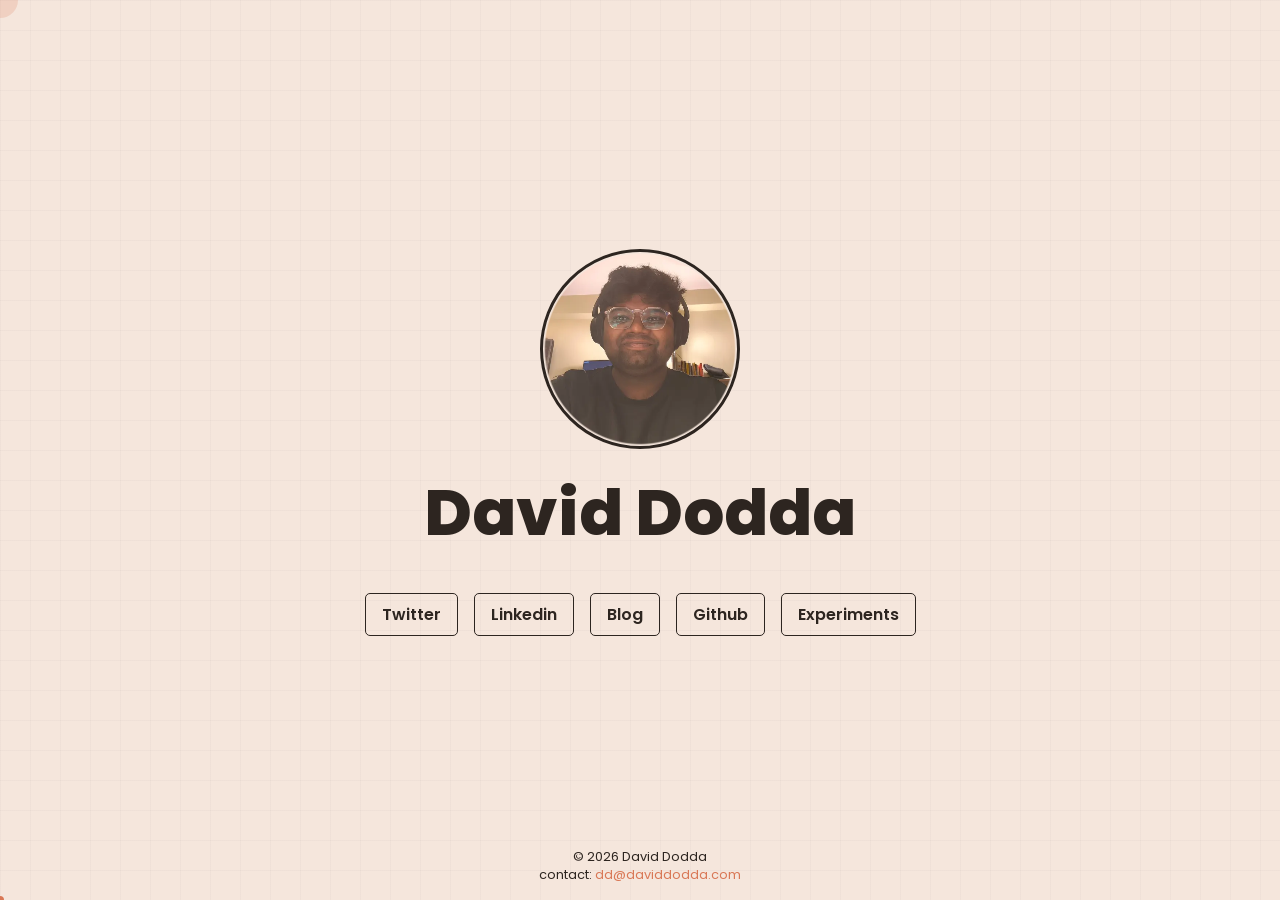
<file: index.html>
<!doctype html>
<html lang="en">
  <head>
    <meta charset="UTF-8" />
    <meta name="viewport" content="width=device-width, initial-scale=1.0" />
    <title>David Dodda</title>
    <!-- Google tag (gtag.js) -->
    <script
      async
      src="https://www.googletagmanager.com/gtag/js?id=G-Z8M0P0KQKP"
    ></script>
    <script>
      window.dataLayer = window.dataLayer || [];
      function gtag() {
        dataLayer.push(arguments);
      }
      gtag("js", new Date());

      gtag("config", "G-Z8M0P0KQKP");
    </script>
    <link rel="preconnect" href="https://fonts.googleapis.com" />
    <link rel="preconnect" href="https://fonts.gstatic.com" crossorigin />
    <link rel="preconnect" href="https://fonts.googleapis.com" />
    <link rel="preconnect" href="https://fonts.gstatic.com" crossorigin />
    <link
      href="https://fonts.googleapis.com/css2?family=Poppins:ital,wght@0,200;0,400;0,500;0,700;0,800;0,900;1,700&display=swap"
      rel="stylesheet"
    />
    <link
      rel="stylesheet"
      href="https://cdnjs.cloudflare.com/ajax/libs/font-awesome/4.7.0/css/font-awesome.min.css"
    />
    <style>
      /* 3 color theme variables */
      :root {
        --primary-color: #f5e6dc;
        --secondary-color: #2d2520;
        --accent-color: #d97856;
      }
      * {
        margin: 0;
        padding: 0;
        box-sizing: border-box;
        font-family: "Poppins", sans-serif;
      }

      body {
        background-color: var(--primary-color);
        color: var(--secondary-color);
        cursor: none;
        background-image:
          linear-gradient(rgba(128, 128, 128, 0.05) 1px, transparent 1px),
          linear-gradient(90deg, rgba(128, 128, 128, 0.05) 1px, transparent 1px);
        background-size: 30px 30px;
      }

      .main {
        display: flex;
        justify-content: center;
        align-items: center;
        height: 100vh;
      }

      .container {
        width: 50%;
        max-width: 600px;
        text-align: center;
      }

      .heading {
        font-size: 4rem;
        margin-bottom: 1rem;
        font-weight: 800;
        display: inline-flex;
        justify-content: center;
        line-height: 1;
        𝚝𝚎𝚡𝚝-𝚋𝚘𝚡: 𝚝𝚛𝚒𝚖-𝚋𝚘𝚝𝚑 𝚌𝚊𝚙 𝚊𝚕𝚙𝚑𝚊𝚋𝚎𝚝𝚒𝚌;
      }

      .name-letter {
        display: inline-block;
        transform: scale(var(--scale, 1));
        transform-origin: 50% 70%;
        filter: brightness(var(--brightness, 1));
        transition:
          transform 120ms ease-out,
          filter 120ms ease-out;
        will-change: transform, filter;
      }

      .image {
        width: 100%;
        display: flex;
        justify-content: center;
        align-items: center;
        margin-bottom: 2rem;
      }

      .outerImage {
        width: 12.5rem;
        height: 12.5rem;
        display: flex;
        justify-content: center;
        align-items: center;
        background-color: var(--primary-color);
        overflow: hidden;
        border-radius: 50%;
        border: 3px solid var(--secondary-color);
        cursor: none;
      }

      .innerImage {
        width: 100%;
        height: 100%;
        object-fit: cover;
        border-radius: 50%;
      }

      .profile-water-canvas {
        width: 100%;
        height: 100%;
        display: block;
        border-radius: 50%;
        pointer-events: none;
      }

      .links {
        display: flex;
        margin-top: 1rem;
        justify-content: center;
        margin-bottom: 1rem;
        align-items: center;
      }

      .links a {
        margin-left: 0.5rem;
        margin-right: 0.5rem;
        text-align: center;
        text-decoration: none;
        width: fit-content;
        color: var(--secondary-color);
        padding: 0.5rem 1rem;
        border: 1px solid var(--secondary-color);
        border-radius: 5px;
        transition: all 0.3s ease-in-out;
        margin-top: 1rem;
        font-weight: 600;
        cursor: none;
      }

      .links a:hover {
        background-color: var(--accent-color);
        border-color: var(--accent-color);
      }

      .footer {
        position: absolute;
        bottom: 0;
        width: 100%;
        text-align: center;
        padding: 1rem 0;
        font-size: 0.8rem;
      }

      .footer a {
        text-decoration: none;
        color: var(--accent-color);
      }

      /* mobile responsive */
      @media (max-width: 768px) {
        .container {
          width: 90%;
        }

        .heading {
          font-size: 3rem;
        }

        .links {
          flex-direction: column;
          gap: 0.5rem;
        }

        .links a {
          margin: 0;
          width: 100%;
          padding: 0.75rem;
        }

        .outerImage {
          width: 10rem;
          height: 10rem;
        }

        .footer {
          padding: 1rem;
        }
      }

      /* Additional breakpoint for very small screens */
      @media (max-width: 480px) {
        .heading {
          font-size: 2.5rem;
        }

        .outerImage {
          width: 8rem;
          height: 8rem;
        }

        .footer {
          font-size: 0.7rem;
        }
      }

      /* Hide custom cursor on touch devices */
      @media (hover: none) and (pointer: coarse) {
        .cursor,
        .cursor-follower {
          display: none;
        }

        body {
          cursor: auto;
        }

        a {
          cursor: pointer;
        }
      }

      .cursor {
        border-radius: 50%;
        position: fixed;
        transform: translate(-50%, -50%);
        pointer-events: none;
        display: flex;
        justify-content: center;
        align-items: center;
      }

      .default-cursor {
        width: 8px;
        height: 8px;
        background-color: var(--accent-color);
        z-index: 9999;
        color: var(--primary-color);
      }

      .link-cursor {
        width: 32px;
        height: 32px;
        background-color: var(--secondary-color);
        z-index: 9999;
        color: var(--primary-color);
      }

      .link-cursor i {
        display: block;
        font-size: 1.2rem;
      }

      .cursor-follower {
        border-radius: 50%;
        position: fixed;
        transform: translate(-50%, -50%);
        pointer-events: none;
        z-index: 999;
      }

      .default-cursor-follower {
        width: 36px;
        height: 36px;
        background-color: var(--accent-color);
        opacity: 0.2;
      }

      .link-cursor-follower {
        width: 52px;
        height: 52px;
        background-color: var(--secondary-color);
        opacity: 1;
      }

      a {
        cursor: none;
      }

      /* Easter egg styles */
      .confetti {
        position: fixed;
        width: 10px;
        height: 10px;
        pointer-events: none;
        z-index: 9999;
      }

      @keyframes confetti-fall {
        to {
          transform: translateY(100vh) rotate(360deg);
          opacity: 0;
        }
      }
    </style>
  </head>
  <body>
    <div class="main">
      <div class="container">
        <div class="image">
          <div class="outerImage" id="profileImage">
            <canvas
              id="profileWaterCanvas"
              class="profile-water-canvas"
              aria-label="David Dodda"
            ></canvas>
          </div>
        </div>
        <div class="heading">David Dodda</div>
        <div class="links">
          <a
            data-cursor="link"
            data-cursoricon="twitter"
            href="https://twitter.com/DavidDodda_"
            target="_blank"
            >Twitter</a
          >
          <a
            href="https://www.linkedin.com/in/arundavidreddy"
            data-cursor="link"
            data-cursoricon="linkedin"
            target="_blank"
            >Linkedin</a
          >
          <a
            href="https://blog.daviddodda.com/"
            target="_blank"
            data-cursor="link"
            data-cursoricon="rss"
            >Blog</a
          >
          <a
            href="https://github.com/daviddodda1"
            data-cursor="link"
            data-cursoricon="github"
            target="_blank"
            >Github</a
          >

          <a
            href="/experiments"
            data-cursor="link"
            data-cursoricon="flask"
            target="_blank"
            >Experiments</a
          >
        </div>
      </div>
      <div class="footer">
        <p>© 2026 David Dodda</p>
        <p>
          contact:
          <a
            data-cursor="link"
            data-cursoricon="envelope"
            href="mailto:dd@daviddodda.com"
            >dd@daviddodda.com</a
          >
        </p>
      </div>
    </div>
    <div class="cursor default-cursor" id="cursor"></div>
    <div
      class="cursor-follower default-cursor-follower"
      id="cursor-follower"
    ></div>

    <script type="x-shader/x-vertex" id="profileVertShader">
      precision mediump float;

      varying vec2 vUv;
      attribute vec2 a_position;

      void main() {
        vUv = .5 * (a_position + 1.);
        gl_Position = vec4(a_position, 0.0, 1.0);
      }
    </script>

    <script type="x-shader/x-fragment" id="profileFragShader">
      precision mediump float;

      varying vec2 vUv;
      uniform sampler2D u_image_texture;
      uniform float u_time;
      uniform float u_ratio;
      uniform float u_img_ratio;
      uniform float u_blueish;
      uniform float u_scale;
      uniform float u_illumination;
      uniform float u_surface_distortion;
      uniform float u_water_distortion;

      vec3 mod289(vec3 x) { return x - floor(x * (1. / 289.)) * 289.; }
      vec2 mod289(vec2 x) { return x - floor(x * (1. / 289.)) * 289.; }
      vec3 permute(vec3 x) { return mod289(((x * 34.) + 1.) * x); }

      float snoise(vec2 v) {
        const vec4 C = vec4(0.211324865405187, 0.366025403784439, -0.577350269189626, 0.024390243902439);
        vec2 i = floor(v + dot(v, C.yy));
        vec2 x0 = v - i + dot(i, C.xx);
        vec2 i1 = (x0.x > x0.y) ? vec2(1., 0.) : vec2(0., 1.);
        vec4 x12 = x0.xyxy + C.xxzz;
        x12.xy -= i1;
        i = mod289(i);
        vec3 p = permute(permute(i.y + vec3(0., i1.y, 1.)) + i.x + vec3(0., i1.x, 1.));
        vec3 m = max(0.5 - vec3(dot(x0, x0), dot(x12.xy, x12.xy), dot(x12.zw, x12.zw)), 0.);
        m = m * m;
        m = m * m;
        vec3 x = 2. * fract(p * C.www) - 1.;
        vec3 h = abs(x) - 0.5;
        vec3 ox = floor(x + 0.5);
        vec3 a0 = x - ox;
        m *= 1.79284291400159 - 0.85373472095314 * (a0 * a0 + h * h);
        vec3 g;
        g.x = a0.x * x0.x + h.x * x0.y;
        g.yz = a0.yz * x12.xz + h.yz * x12.yw;
        return 130. * dot(m, g);
      }

      mat2 rotate2D(float r) {
        return mat2(cos(r), sin(r), -sin(r), cos(r));
      }

      float surfaceNoise(vec2 uv, float t, float scale) {
        vec2 n = vec2(.1);
        vec2 N = vec2(.1);
        mat2 m = rotate2D(.5);
        for (int j = 0; j < 10; j++) {
          uv *= m;
          n *= m;
          vec2 q = uv * scale + float(j) + n + (.5 + .5 * float(j)) * (mod(float(j), 2.) - 1.) * t;
          n += sin(q);
          N += cos(q) / scale;
          scale *= 1.2;
        }
        return (N.x + N.y + .1);
      }

      void main() {
        vec2 uv = vUv;
        uv.y = 1. - uv.y;
        uv.x *= u_ratio;

        float t = .002 * u_time;
        float outer_noise = snoise((.3 + .1 * sin(t)) * uv + vec2(0., .2 * t));
        vec2 surface_noise_uv = 2. * uv + (outer_noise * .2);

        float surface_noise = surfaceNoise(surface_noise_uv, t, u_scale);
        surface_noise *= pow(uv.y, .3);
        surface_noise = pow(surface_noise, 2.);

        vec2 img_uv = vUv;
        img_uv -= .5;
        if (u_ratio > u_img_ratio) {
          img_uv.x = img_uv.x * u_ratio / u_img_ratio;
        } else {
          img_uv.y = img_uv.y * u_img_ratio / u_ratio;
        }
        img_uv *= 1.04;
        img_uv += .5;
        img_uv.y = 1. - img_uv.y;

        img_uv += (u_water_distortion * outer_noise);
        img_uv += (u_surface_distortion * surface_noise);

        vec4 img = texture2D(u_image_texture, img_uv);
        img *= (1. + u_illumination * surface_noise);

        vec3 color = img.rgb;
        color += u_illumination * vec3(1. - u_blueish, 1., 1.) * surface_noise;
        float opacity = img.a;

        float circle_alpha = 1. - smoothstep(.485, .5, distance(vUv, vec2(.5)));

        gl_FragColor = vec4(color * circle_alpha, opacity * circle_alpha);
      }
    </script>

    <script>
      let cursorFollower = document.getElementById("cursor-follower");
      let cursor = { x: 0, y: 0 };
      let follower = { x: 0, y: 0, vx: 0, vy: 0 };

      const stiffness = 0.07; // Spring stiffness
      const damping = 0.1; // Damping coefficient

      document.addEventListener("mousemove", function (e) {
        cursor.x = e.clientX;
        cursor.y = e.clientY;
        var cursor_el = document.getElementById("cursor");
        cursor_el.style.left = e.clientX + "px";
        cursor_el.style.top = e.clientY + "px";

        if (e.target.dataset.cursor == "link") {
          cursorFollower.classList.add("link-cursor-follower");
          cursorFollower.classList.remove("default-cursor-follower");

          cursor_el.classList.add("link-cursor");
          cursor_el.classList.remove("default-cursor");
          cursor_el.innerHTML = `<i class="fa fa-${e.target.dataset.cursoricon}"></i>`;
        } else {
          cursorFollower.classList.add("default-cursor-follower");
          cursorFollower.classList.remove("link-cursor-follower");

          cursor_el.classList.add("default-cursor");
          cursor_el.classList.remove("link-cursor");
          cursor_el.innerHTML = "";
        }
      });

      const heading = document.querySelector(".heading");
      const proximityLetters = [];
      const PROXIMITY_RADIUS = 120;
      const MAX_NAME_SCALE = 0.25;
      let proximityFrame = null;
      let pointer = { x: -9999, y: -9999 };

      if (heading) {
        const name = heading.textContent;
        heading.textContent = "";

        [...name].forEach((character) => {
          const letter = document.createElement("span");
          letter.className = "name-letter";
          letter.textContent = character === " " ? "\u00a0" : character;
          heading.appendChild(letter);
          proximityLetters.push(letter);
        });
      }

      function updateNameProximity() {
        proximityFrame = null;

        proximityLetters.forEach((letter) => {
          const rect = letter.getBoundingClientRect();
          const letterX = rect.left + rect.width / 2;
          const letterY = rect.top + rect.height / 2;
          const distance = Math.hypot(pointer.x - letterX, pointer.y - letterY);
          const t = Math.max(0, 1 - distance / PROXIMITY_RADIUS);
          const eased = t * t * (3 - 2 * t);

          letter.style.setProperty(
            "--scale",
            (1 + eased * MAX_NAME_SCALE).toFixed(3),
          );
          letter.style.setProperty(
            "--brightness",
            (1 - eased * 0.22).toFixed(3),
          );
        });
      }

      document.addEventListener("pointermove", (e) => {
        pointer.x = e.clientX;
        pointer.y = e.clientY;

        if (!proximityFrame) {
          proximityFrame = requestAnimationFrame(updateNameProximity);
        }
      });

      document.addEventListener("pointerleave", () => {
        pointer.x = -9999;
        pointer.y = -9999;
        updateNameProximity();
      });

      document.addEventListener("DOMContentLoaded", function () {
        function animate() {
          let dx = cursor.x - follower.x;
          let dy = cursor.y - follower.y;
          let springForceX = dx * stiffness;
          let springForceY = dy * stiffness;

          follower.vx *= damping;
          follower.vy *= damping;

          follower.vx += springForceX;
          follower.vy += springForceY;

          follower.x += follower.vx;
          follower.y += follower.vy;

          cursorFollower.style.left = follower.x + "px";
          cursorFollower.style.top = follower.y + "px";

          requestAnimationFrame(animate);
        }

        animate();
      });

      const PROFILE_IMAGE_WEBP = "pi.webp";
      const PROFILE_IMAGE_FALLBACK = "pi.jpg";

      function initProfileWaterEffect() {
        const canvasEl = document.getElementById("profileWaterCanvas");
        if (!canvasEl) return;

        const gl =
          canvasEl.getContext("webgl", { alpha: true }) ||
          canvasEl.getContext("experimental-webgl", { alpha: true });

        if (!gl) {
          const fallback = document.createElement("img");
          fallback.onerror = () => {
            fallback.onerror = null;
            fallback.src = PROFILE_IMAGE_FALLBACK;
          };
          fallback.src = PROFILE_IMAGE_WEBP;
          fallback.alt = "David Dodda";
          fallback.className = "innerImage";
          canvasEl.replaceWith(fallback);
          return;
        }

        const params = {
          blueish: 0.35,
          scale: 7,
          illumination: 0.12,
          surfaceDistortion: 0.045,
          waterDistortion: 0.025,
          interactionRadius: 150,
        };

        let uniforms = {};
        let waterIntensity = 0;
        let image = null;
        const pixelRatio = Math.min(window.devicePixelRatio || 1, 2);

        function createShader(sourceCode, type) {
          const shader = gl.createShader(type);
          gl.shaderSource(shader, sourceCode);
          gl.compileShader(shader);

          if (!gl.getShaderParameter(shader, gl.COMPILE_STATUS)) {
            console.error("Profile shader compile error:", gl.getShaderInfoLog(shader));
            gl.deleteShader(shader);
            return null;
          }

          return shader;
        }

        const vertexShader = createShader(
          document.getElementById("profileVertShader").textContent,
          gl.VERTEX_SHADER,
        );
        const fragmentShader = createShader(
          document.getElementById("profileFragShader").textContent,
          gl.FRAGMENT_SHADER,
        );
        if (!vertexShader || !fragmentShader) return;

        const program = gl.createProgram();
        gl.attachShader(program, vertexShader);
        gl.attachShader(program, fragmentShader);
        gl.linkProgram(program);

        if (!gl.getProgramParameter(program, gl.LINK_STATUS)) {
          console.error("Profile shader link error:", gl.getProgramInfoLog(program));
          return;
        }

        gl.useProgram(program);
        gl.enable(gl.BLEND);
        gl.blendFunc(gl.SRC_ALPHA, gl.ONE_MINUS_SRC_ALPHA);

        const uniformCount = gl.getProgramParameter(program, gl.ACTIVE_UNIFORMS);
        for (let i = 0; i < uniformCount; i++) {
          const uniformName = gl.getActiveUniform(program, i).name;
          uniforms[uniformName] = gl.getUniformLocation(program, uniformName);
        }

        const vertices = new Float32Array([-1, -1, 1, -1, -1, 1, 1, 1]);
        const vertexBuffer = gl.createBuffer();
        gl.bindBuffer(gl.ARRAY_BUFFER, vertexBuffer);
        gl.bufferData(gl.ARRAY_BUFFER, vertices, gl.STATIC_DRAW);

        const positionLocation = gl.getAttribLocation(program, "a_position");
        gl.enableVertexAttribArray(positionLocation);
        gl.vertexAttribPointer(positionLocation, 2, gl.FLOAT, false, 0, 0);

        function updateUniforms(intensity = waterIntensity) {
          gl.uniform1f(uniforms.u_blueish, params.blueish);
          gl.uniform1f(uniforms.u_scale, params.scale);
          gl.uniform1f(uniforms.u_illumination, params.illumination * intensity);
          gl.uniform1f(uniforms.u_surface_distortion, params.surfaceDistortion * intensity);
          gl.uniform1f(uniforms.u_water_distortion, params.waterDistortion * intensity);
        }

        function resizeCanvas() {
          if (!image) return;

          const rect = canvasEl.getBoundingClientRect();
          canvasEl.width = Math.max(1, Math.floor(rect.width * pixelRatio));
          canvasEl.height = Math.max(1, Math.floor(rect.height * pixelRatio));
          gl.viewport(0, 0, canvasEl.width, canvasEl.height);
          gl.uniform1f(uniforms.u_ratio, canvasEl.width / canvasEl.height);
          gl.uniform1f(uniforms.u_img_ratio, image.naturalWidth / image.naturalHeight);
        }

        image = new Image();
        image.onerror = () => {
          image.onerror = null;
          image.src = PROFILE_IMAGE_FALLBACK;
        };
        image.onload = () => {
          const texture = gl.createTexture();
          gl.activeTexture(gl.TEXTURE0);
          gl.bindTexture(gl.TEXTURE_2D, texture);
          gl.texParameteri(gl.TEXTURE_2D, gl.TEXTURE_MIN_FILTER, gl.LINEAR);
          gl.texParameteri(gl.TEXTURE_2D, gl.TEXTURE_MAG_FILTER, gl.LINEAR);
          gl.texParameteri(gl.TEXTURE_2D, gl.TEXTURE_WRAP_S, gl.CLAMP_TO_EDGE);
          gl.texParameteri(gl.TEXTURE_2D, gl.TEXTURE_WRAP_T, gl.CLAMP_TO_EDGE);
          gl.texImage2D(gl.TEXTURE_2D, 0, gl.RGBA, gl.RGBA, gl.UNSIGNED_BYTE, image);
          gl.uniform1i(uniforms.u_image_texture, 0);

          updateUniforms();
          resizeCanvas();
          render();
        };
        image.src = PROFILE_IMAGE_WEBP;

        function render() {
          const rect = canvasEl.getBoundingClientRect();
          const centerX = rect.left + rect.width / 2;
          const centerY = rect.top + rect.height / 2;
          const distance = Math.hypot(cursor.x - centerX, cursor.y - centerY);
          const proximity = Math.max(0, 1 - distance / params.interactionRadius);
          const targetIntensity = proximity * proximity * (3 - 2 * proximity);

          waterIntensity += (targetIntensity - waterIntensity) * 0.12;

          updateUniforms(waterIntensity);
          gl.uniform1f(uniforms.u_time, performance.now());
          gl.drawArrays(gl.TRIANGLE_STRIP, 0, 4);
          requestAnimationFrame(render);
        }

        window.addEventListener("resize", resizeCanvas);
      }

      initProfileWaterEffect();

      // Easter egg: Click profile image 5 times
      let clickCount = 0;
      let clickTimer = null;
      const profileImage = document.getElementById("profileImage");

      profileImage.addEventListener("click", function (e) {
        clickCount++;

        // Reset timer
        clearTimeout(clickTimer);
        clickTimer = setTimeout(() => {
          clickCount = 0;
        }, 2000); // 2 second window to click 5 times

        if (clickCount === 5) {
          triggerEasterEgg();
          clickCount = 0;
        }
      });

      function triggerEasterEgg() {
        // Create confetti
        for (let i = 0; i < 100; i++) {
          setTimeout(() => {
            createConfetti();
          }, i * 30);
        }
      }

      function createConfetti() {
        const confetti = document.createElement("div");
        confetti.classList.add("confetti");

        // Random colors
        const colors = [
          "#d97856",
          "#f5d5c8",
          "#ff9f80",
          "#ffc896",
          "#ff6b6b",
          "#4ecdc4",
          "#45b7d1",
          "#f7b731",
        ];
        confetti.style.background =
          colors[Math.floor(Math.random() * colors.length)];

        // Random starting position at top
        confetti.style.left = Math.random() * 100 + "vw";
        confetti.style.top = "-10px";

        // Random size
        const size = Math.random() * 10 + 5;
        confetti.style.width = size + "px";
        confetti.style.height = size + "px";

        // Random rotation and animation duration
        const duration = Math.random() * 2 + 2;
        confetti.style.animation = `confetti-fall ${duration}s linear forwards`;

        document.body.appendChild(confetti);

        setTimeout(() => {
          confetti.remove();
        }, duration * 1000);
      }
    </script>
  </body>
</html>
</file>
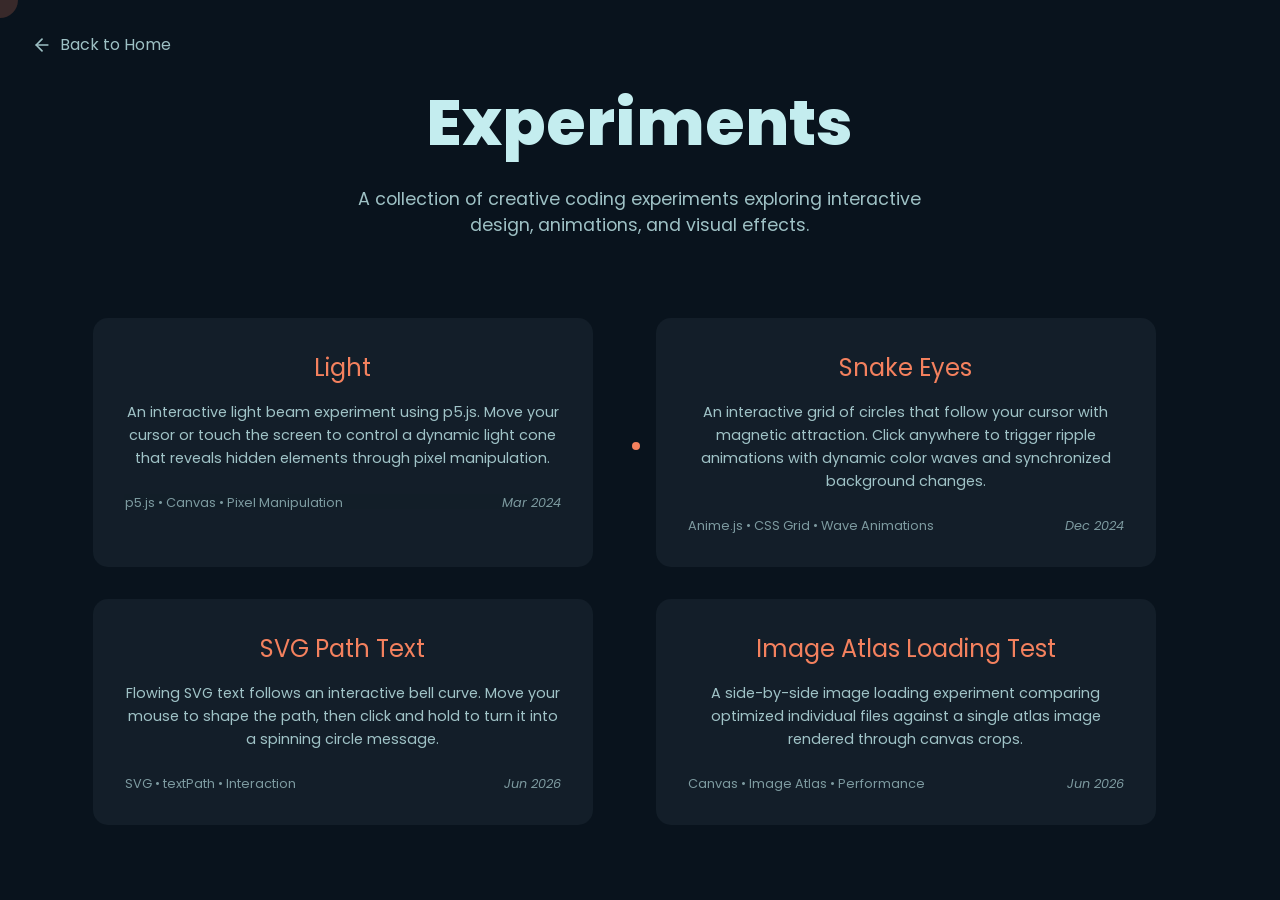
<file: experiments/index.html>
<!DOCTYPE html>
<html lang="en">
  <head>
    <meta charset="UTF-8" />
    <meta name="viewport" content="width=device-width, initial-scale=1.0" />
    <title>Experiments - David Dodda</title>
    <link rel="preconnect" href="https://fonts.googleapis.com" />
    <link rel="preconnect" href="https://fonts.gstatic.com" crossorigin />
    <link
      href="https://fonts.googleapis.com/css2?family=Poppins:ital,wght@0,200;0,400;0,500;0,700;0,800;0,900;1,700&display=swap"
      rel="stylesheet"
    />
    <style>
      :root {
        --primary-color: #09131d;
        --secondary-color: #c4edef;
        --accent-color: #f4815e;
      }
      * {
        margin: 0;
        padding: 0;
        box-sizing: border-box;
        font-family: "Poppins", sans-serif;
      }

      body {
        background-color: var(--primary-color);
        color: var(--secondary-color);
        display: flex;
        justify-content: center;
        align-items: center;
        min-height: 100vh;
        text-align: center;
        padding: 2rem;
      }

      .container {
        max-width: 1200px;
        width: 90%;
        opacity: 0;
        transform: translateY(20px);
        animation: fadeIn 0.8s ease forwards;
        display: flex;
        flex-direction: column;
        align-items: center;
      }

      @keyframes fadeIn {
        to {
          opacity: 1;
          transform: translateY(0);
        }
      }

      .nav-back {
        position: fixed;
        top: 2rem;
        left: 2rem;
        text-decoration: none;
        color: var(--secondary-color);
        display: flex;
        align-items: center;
        gap: 0.5rem;
        opacity: 0.8;
        transition: all 0.3s ease;
      }

      .nav-back:hover {
        opacity: 1;
        transform: translateX(-5px);
      }

      .nav-back svg {
        width: 20px;
        height: 20px;
      }

      .heading {
        font-size: 4rem;
        margin-bottom: 1rem;
        font-weight: 800;
      }

      .subheading {
        font-size: 1.1rem;
        opacity: 0.8;
        margin-bottom: 3rem;
        max-width: 600px;
        margin-left: auto;
        margin-right: auto;
      }

      .experiments-grid {
        display: grid;
        grid-template-columns: repeat(auto-fit, minmax(400px, 1fr));
        gap: 2rem;
        width: 100%;
        margin-top: 2rem;
      }

      .experiment-card {
        background: rgba(196, 237, 239, 0.05);
        padding: 2rem;
        border-radius: 15px;
        transition: all 0.3s ease;
        text-decoration: none;
        color: var(--secondary-color);
        position: relative;
        overflow: hidden;
        width: 100%;
        max-width: 500px;
      }

      .experiment-card::before {
        content: "";
        position: absolute;
        top: 0;
        left: 0;
        width: 100%;
        height: 100%;
        background: linear-gradient(
          45deg,
          transparent,
          rgba(196, 237, 239, 0.05)
        );
        opacity: 0;
        transition: opacity 0.3s ease;
      }

      .experiment-card:hover {
        transform: translateY(-5px);
      }

      .experiment-card:hover::before {
        opacity: 1;
      }

      .experiment-title {
        font-size: 1.5rem;
        margin-bottom: 1rem;
        color: var(--accent-color);
      }

      .experiment-description {
        font-size: 0.9rem;
        opacity: 0.8;
        margin-bottom: 1.5rem;
        line-height: 1.6;
      }

      .experiment-meta {
        font-size: 0.8rem;
        opacity: 0.6;
        display: flex;
        justify-content: space-between;
        align-items: center;
        margin-top: auto;
      }

      .experiment-tech {
        display: flex;
        gap: 0.5rem;
      }

      .experiment-date {
        font-style: italic;
      }

      .cursor,
      .cursor-follower {
        border-radius: 50%;
        position: fixed;
        transform: translate(-50%, -50%);
        pointer-events: none;
        transition: width 0.3s, height 0.3s, background-color 0.3s;
      }

      .default-cursor {
        width: 8px;
        height: 8px;
        background-color: var(--accent-color);
        z-index: 9999;
      }

      .default-cursor-follower {
        width: 36px;
        height: 36px;
        background-color: var(--accent-color);
        opacity: 0.2;
        z-index: 999;
      }

      /* Cursor states for interactive elements */
      .link-hover .default-cursor {
        width: 12px;
        height: 12px;
        background-color: var(--secondary-color);
      }

      .link-hover .default-cursor-follower {
        width: 48px;
        height: 48px;
        background-color: var(--secondary-color);
      }
    </style>
  </head>
  <body>
    <a href="../index.html" class="nav-back">
      <svg
        xmlns="http://www.w3.org/2000/svg"
        viewBox="0 0 24 24"
        fill="none"
        stroke="currentColor"
        stroke-width="2"
        stroke-linecap="round"
        stroke-linejoin="round"
      >
        <line x1="19" y1="12" x2="5" y2="12"></line>
        <polyline points="12 19 5 12 12 5"></polyline>
      </svg>
      Back to Home
    </a>
    <div class="container">
      <div class="heading">Experiments</div>
      <div class="subheading">
        A collection of creative coding experiments exploring interactive
        design, animations, and visual effects.
      </div>
      <div class="experiments-grid">
        <a href="light.html" class="experiment-card">
          <div class="experiment-title">Light</div>
          <div class="experiment-description">
            An interactive light beam experiment using p5.js. Move your cursor
            or touch the screen to control a dynamic light cone that reveals
            hidden elements through pixel manipulation.
          </div>
          <div class="experiment-meta">
            <div class="experiment-tech">
              p5.js • Canvas • Pixel Manipulation
            </div>
            <div class="experiment-date">Mar 2024</div>
          </div>
        </a>
        <a href="snake-eyes.html" class="experiment-card">
          <div class="experiment-title">Snake Eyes</div>
          <div class="experiment-description">
            An interactive grid of circles that follow your cursor with magnetic
            attraction. Click anywhere to trigger ripple animations with dynamic
            color waves and synchronized background changes.
          </div>
          <div class="experiment-meta">
            <div class="experiment-tech">
              Anime.js • CSS Grid • Wave Animations
            </div>
            <div class="experiment-date">Dec 2024</div>
          </div>
        </a>
        <a href="svg-path-text.html" class="experiment-card">
          <div class="experiment-title">SVG Path Text</div>
          <div class="experiment-description">
            Flowing SVG text follows an interactive bell curve. Move your mouse
            to shape the path, then click and hold to turn it into a spinning
            circle message.
          </div>
          <div class="experiment-meta">
            <div class="experiment-tech">SVG • textPath • Interaction</div>
            <div class="experiment-date">Jun 2026</div>
          </div>
        </a>
        <a href="img-atlas/" class="experiment-card">
          <div class="experiment-title">Image Atlas Loading Test</div>
          <div class="experiment-description">
            A side-by-side image loading experiment comparing optimized
            individual files against a single atlas image rendered through
            canvas crops.
          </div>
          <div class="experiment-meta">
            <div class="experiment-tech">Canvas • Image Atlas • Performance</div>
            <div class="experiment-date">Jun 2026</div>
          </div>
        </a>
      </div>
    </div>
    <div class="cursor default-cursor" id="cursor"></div>
    <div
      class="cursor-follower default-cursor-follower"
      id="cursor-follower"
    ></div>

    <script>
      let cursorFollower = document.getElementById("cursor-follower");
      let cursor = { x: 0, y: 0 };
      let follower = { x: 0, y: 0, vx: 0, vy: 0 };

      const stiffness = 0.07;
      const damping = 0.1;

      function animate() {
        let dx = cursor.x - follower.x;
        let dy = cursor.y - follower.y;
        let springForceX = dx * stiffness;
        let springForceY = dy * stiffness;

        follower.vx *= damping;
        follower.vy *= damping;

        follower.vx += springForceX;
        follower.vy += springForceY;

        follower.x += follower.vx;
        follower.y += follower.vy;

        cursorFollower.style.left = follower.x + "px";
        cursorFollower.style.top = follower.y + "px";

        requestAnimationFrame(animate);
      }

      document.addEventListener("mousemove", function (e) {
        cursor.x = e.clientX;
        cursor.y = e.clientY;

        var cursor_el = document.getElementById("cursor");
        cursor_el.style.left = e.clientX + "px";
        cursor_el.style.top = e.clientY + "px";
      });

      // Enhanced cursor interactions
      const links = document.querySelectorAll("a");
      links.forEach((link) => {
        link.addEventListener("mouseenter", () => {
          document.body.classList.add("link-hover");
        });
        link.addEventListener("mouseleave", () => {
          document.body.classList.remove("link-hover");
        });
      });

      animate();
    </script>
  </body>
</html>
</file>
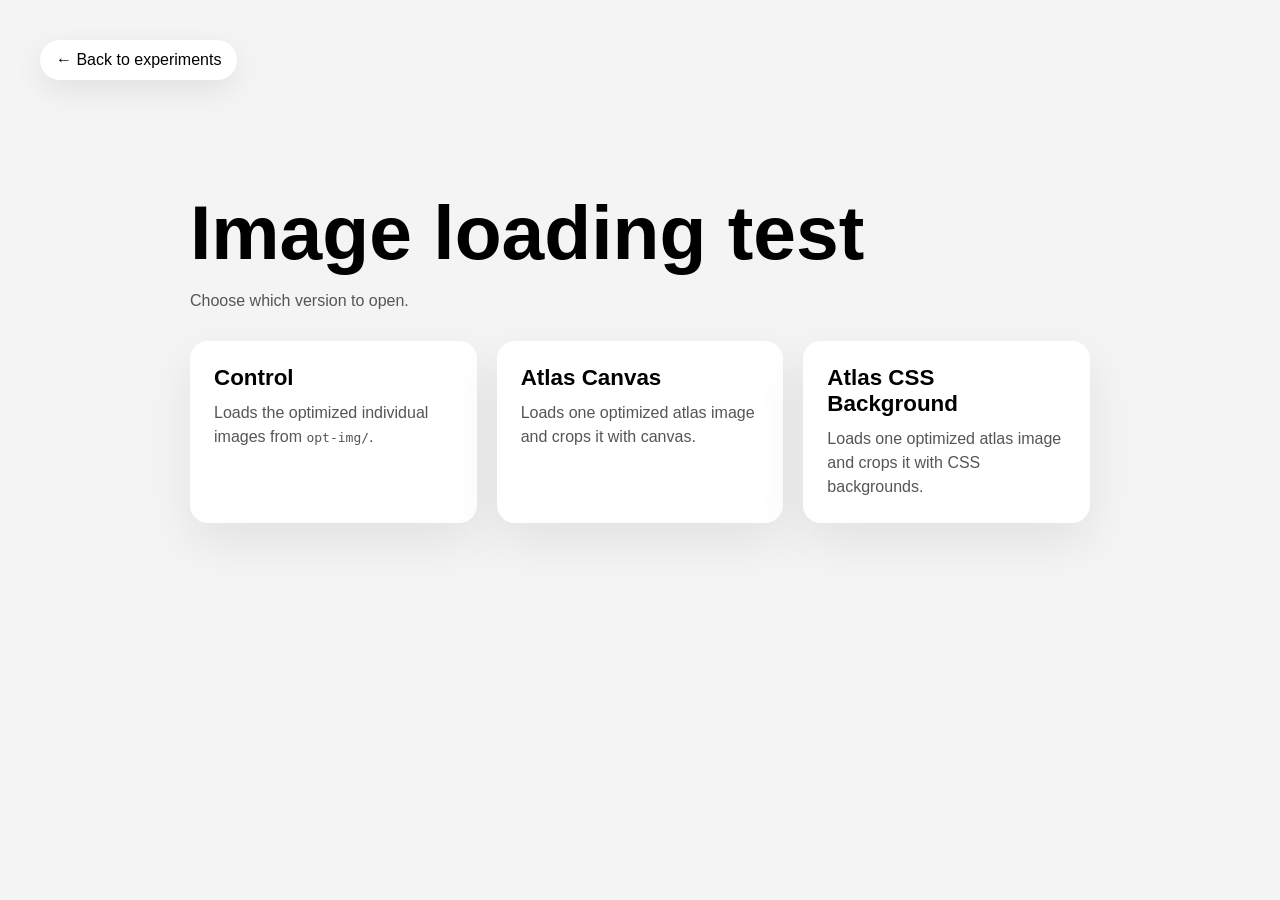
<file: experiments/img-atlas/index.html>
<!doctype html>
<html lang="en">
  <head>
    <meta charset="utf-8" />
    <meta name="viewport" content="width=device-width, initial-scale=1" />
    <link rel="stylesheet" href="./style.css?v=css-mime-fix-1" />
    <title>Image loading test</title>
  </head>
  <body>
    <nav class="nav">
      <a class="back" href="../index.html">← Back to experiments</a>
    </nav>
    <main class="home">
      <h1>Image loading test</h1>
      <p>Choose which version to open.</p>
      <div class="choices">
        <a class="card-link" href="./index-control.html">
          <h2>Control</h2>
          <p>Loads the optimized individual images from <code>opt-img/</code>.</p>
        </a>
        <a class="card-link" href="./index-atlas.html">
          <h2>Atlas Canvas</h2>
          <p>Loads one optimized atlas image and crops it with canvas.</p>
        </a>
        <a class="card-link" href="./index-atlas-css.html">
          <h2>Atlas CSS Background</h2>
          <p>Loads one optimized atlas image and crops it with CSS backgrounds.</p>
        </a>
      </div>
    </main>
  </body>
</html>
</file>
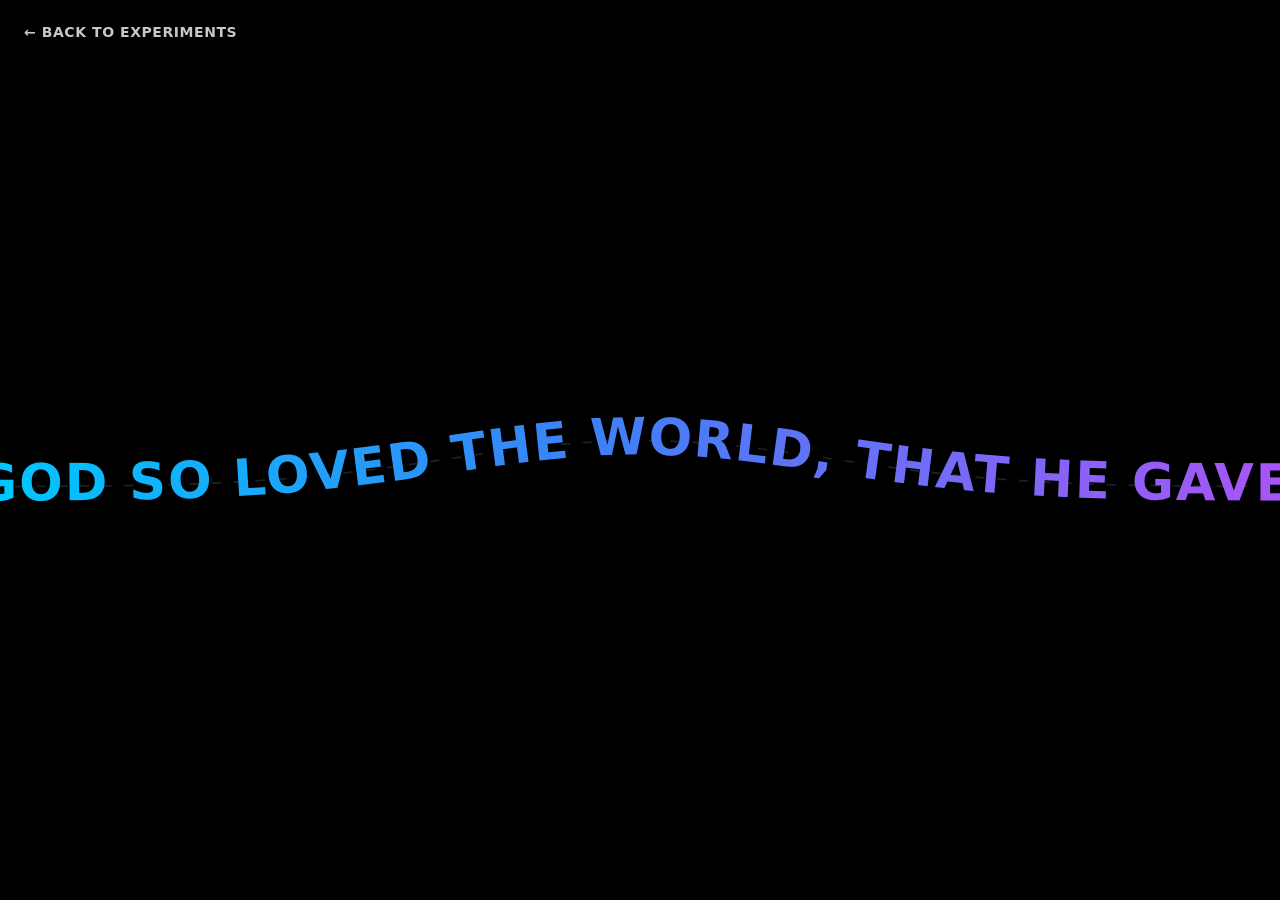
<file: experiments/svg-path-text.html>
<!doctype html>
<html lang="en">
<head>
  <meta charset="utf-8" />
  <meta name="viewport" content="width=device-width, initial-scale=1" />
  <title>SVG Path Text Experiment</title>
  <style>
    * {
      box-sizing: border-box;
    }

    body {
      margin: 0;
      min-height: 100vh;
      display: grid;
      place-items: center;
      overflow: hidden;
      background: #000;
      font-family: Inter, ui-sans-serif, system-ui, -apple-system, BlinkMacSystemFont, "Segoe UI", sans-serif;
    }

    svg {
      width: 100vw;
      height: 100vh;
      user-select: none;
    }

    .guide-path {
      stroke: rgba(255, 255, 255, 0.12);
      stroke-width: 2;
      stroke-dasharray: 10 14;
    }

    text {
      dominant-baseline: middle;
      font-size: 56px;
      font-weight: 800;
      letter-spacing: 0.04em;
      text-anchor: middle;
      text-transform: uppercase;
      white-space: pre;
    }

    #path-text {
      text-anchor: start;
    }

    .back-link {
      position: fixed;
      top: 24px;
      left: 24px;
      z-index: 10;
      color: rgba(255, 255, 255, 0.78);
      font-size: 14px;
      font-weight: 700;
      letter-spacing: 0.04em;
      text-decoration: none;
      text-transform: uppercase;
      transition: color 180ms ease, transform 180ms ease;
    }

    .back-link:hover {
      color: #fff;
      transform: translateX(-4px);
    }

    .measure-text {
      visibility: hidden;
    }
  </style>
</head>
<body>
  <a class="back-link" href="index.html">← Back to Experiments</a>

  <svg viewBox="0 0 1400 520" role="img" aria-label="Animated text flowing along a string-like SVG path">
    <defs>
      <linearGradient id="blue-purple" gradientUnits="userSpaceOnUse" x1="0" y1="0" x2="1400" y2="0">
        <stop offset="0%" stop-color="#00c6ff" />
        <stop offset="45%" stop-color="#3b82f6" />
        <stop offset="100%" stop-color="#a855f7" />
      </linearGradient>

      <path id="curve" d="M -80 300 C 310 300 1090 300 1480 300" fill="none" />
    </defs>

    <!-- Optional guide so you can see the curve. Remove this path when you do not want it visible. -->
    <use href="#curve" class="guide-path" fill="none" />

    <text id="path-text">
      <textPath id="flowing-text" href="#curve" startOffset="0" fill="url(#blue-purple)"></textPath>
    </text>

    <g id="circle-text-layer" visibility="hidden" aria-hidden="true"></g>

    <!-- Used only to measure one copy of the phrase, so the loop resets seamlessly. -->
    <text id="measure-text" class="measure-text" aria-hidden="true"></text>
  </svg>

  <script>
    const svg = document.querySelector('svg');
    const curve = document.querySelector('#curve');
    const bluePurpleGradient = document.querySelector('#blue-purple');
    const pathText = document.querySelector('#path-text');
    const flowingText = document.querySelector('#flowing-text');
    const circleTextLayer = document.querySelector('#circle-text-layer');
    const measureText = document.querySelector('#measure-text');

    const defaultPhrase = 'JOHN 3:16 • FOR GOD SO LOVED THE WORLD, THAT HE GAVE HIS ONLY BEGOTTEN SON, THAT WHOSOEVER BELIEVETH IN HIM SHOULD NOT PERISH, BUT HAVE EVERLASTING LIFE • THE GOSPEL: JESUS CHRIST DIED FOR OUR SINS, WAS BURIED, AND ROSE AGAIN THE THIRD DAY • REPENT AND BELIEVE THE GOOD NEWS • ';
    const holdPhrase = 'JESUS SAVES • ';
    let phrase = defaultPhrase;
    const speed = 130; // pixels per second

    const pointCount = 80;
    const leftPeg = { x: -80, y: 300 };
    const rightPeg = { x: 1480, y: 300 };
    const baselineY = 300;

    const points = Array.from({ length: pointCount }, (_, i) => {
      const t = i / (pointCount - 1);
      return {
        x: leftPeg.x + (rightPeg.x - leftPeg.x) * t,
        y: baselineY,
      };
    });

    const mouse = { x: 700, y: 180 };
    const peak = { x: 700, y: 220 };
    const mouseOffset = { x: 0, y: 70 };

    const circleRadius = 190;
    const circleCircumference = Math.PI * 2 * circleRadius;
    const circleLetterGap = 1.5;
    let circleGlyphs = [];

    let loopLength = 1;
    let startTime = performance.now();
    let lastTime = startTime;

    measureText.textContent = phrase;

    function setFlowingPhrase(nextPhrase) {
      if (phrase === nextPhrase) return;

      phrase = nextPhrase;
      measureText.textContent = phrase;
      loopLength = measureText.getComputedTextLength();
      fillPathWithEnoughText();
    }

    function clientToSvgPoint(event) {
      const point = svg.createSVGPoint();
      point.x = event.clientX;
      point.y = event.clientY;
      return point.matrixTransform(svg.getScreenCTM().inverse());
    }

    function setMouse(event) {
      const point = clientToSvgPoint(event);
      mouse.x = point.x;
      mouse.y = point.y;
    }

    let isHolding = false;

    window.addEventListener('pointermove', setMouse);
    window.addEventListener('pointerdown', (event) => {
      isHolding = true;
      setFlowingPhrase(holdPhrase);
      setMouse(event);
    });
    window.addEventListener('pointerup', () => {
      isHolding = false;
      setFlowingPhrase(defaultPhrase);
    });
    window.addEventListener('pointercancel', () => {
      isHolding = false;
      setFlowingPhrase(defaultPhrase);
    });

    function buildSmoothPath() {
      // Catmull-Rom -> cubic Beziers, so the path flows smoothly through every point.
      let d = `M ${points[0].x.toFixed(2)} ${points[0].y.toFixed(2)}`;

      for (let i = 0; i < points.length - 1; i++) {
        const p0 = points[Math.max(0, i - 1)];
        const p1 = points[i];
        const p2 = points[i + 1];
        const p3 = points[Math.min(points.length - 1, i + 2)];

        const c1x = p1.x + (p2.x - p0.x) / 6;
        const c1y = p1.y + (p2.y - p0.y) / 6;
        const c2x = p2.x - (p3.x - p1.x) / 6;
        const c2y = p2.y - (p3.y - p1.y) / 6;

        d += ` C ${c1x.toFixed(2)} ${c1y.toFixed(2)}, ${c2x.toFixed(2)} ${c2y.toFixed(2)}, ${p2.x.toFixed(2)} ${p2.y.toFixed(2)}`;
      }

      curve.setAttribute('d', d);
    }

    function fillPathWithEnoughText() {
      const pathLength = curve.getTotalLength();
      const copiesNeeded = Math.ceil((pathLength + loopLength * 3) / loopLength);
      const nextText = phrase.repeat(Math.max(18, copiesNeeded));

      if (flowingText.textContent !== nextText) {
        flowingText.textContent = nextText;
      }
    }

    function buildCirclePath() {
      const radius = circleRadius;
      const cx = peak.x;
      const cy = peak.y;

      curve.setAttribute(
        'd',
        `M ${cx.toFixed(2)} ${(cy - radius).toFixed(2)} ` +
        `A ${radius} ${radius} 0 1 1 ${(cx - 0.1).toFixed(2)} ${(cy - radius).toFixed(2)}`
      );
    }

    function measureCircleChar(char) {
      measureText.textContent = char === ' ' ? '\u00a0' : char;
      return measureText.getComputedTextLength() + circleLetterGap;
    }

    function buildCircleGlyphs() {
      circleTextLayer.textContent = '';

      const phraseChars = holdPhrase.split('').map((char) => ({
        char,
        width: measureCircleChar(char),
      }));
      const phraseWidth = phraseChars.reduce((sum, item) => sum + item.width, 0);
      const repeatCount = Math.max(1, Math.round(circleCircumference / phraseWidth));
      const totalNaturalWidth = phraseWidth * repeatCount;
      const spacingScale = circleCircumference / totalNaturalWidth;
      const chars = Array.from({ length: repeatCount }, () => phraseChars).flat();

      let arcPosition = 0;
      circleGlyphs = chars.map(({ char, width }) => {
        const scaledWidth = width * spacingScale;
        const centerArc = arcPosition + scaledWidth / 2;
        const angle = centerArc / circleRadius - Math.PI / 2;
        const x = Math.cos(angle) * circleRadius;
        const y = Math.sin(angle) * circleRadius;
        const rotation = angle * 180 / Math.PI + 90;
        const text = document.createElementNS('http://www.w3.org/2000/svg', 'text');

        text.textContent = char === ' ' ? '\u00a0' : char;
        text.setAttribute('fill', 'url(#blue-purple)');
        text.setAttribute('x', x);
        text.setAttribute('y', y);
        text.setAttribute('transform', `rotate(${rotation} ${x} ${y})`);
        circleTextLayer.appendChild(text);

        arcPosition += scaledWidth;
        return text;
      });
    }

    function updateCircleText(distance) {
      // Keep every letter fixed relative to the circle and rotate the whole
      // layer as one object. This is smoother than recalculating each glyph.
      const angle = -(distance % circleCircumference) / circleRadius * 180 / Math.PI;
      circleTextLayer.setAttribute('transform', `translate(${peak.x.toFixed(3)} ${peak.y.toFixed(3)}) rotate(${angle.toFixed(4)})`);

      // Counter-rotate the gradient so color stays stable while the text spins.
      bluePurpleGradient.setAttribute('gradientTransform', `rotate(${(-angle).toFixed(4)} ${peak.x.toFixed(3)} ${peak.y.toFixed(3)})`);
    }

    function updatePathShape(dt, distance) {
      // Smooth, non-springy tracking. Higher values follow the mouse more closely.
      const follow = 1 - Math.pow(0.0008, dt);
      const targetX = mouse.x + (isHolding ? 0 : mouseOffset.x);
      const targetY = mouse.y + (isHolding ? 0 : mouseOffset.y);
      peak.x += (targetX - peak.x) * follow;
      peak.y += (targetY - peak.y) * follow;

      if (isHolding) {
        pathText.setAttribute('visibility', 'hidden');
        circleTextLayer.setAttribute('visibility', 'visible');
        buildCirclePath();
        updateCircleText(distance);
        return;
      }

      bluePurpleGradient.removeAttribute('gradientTransform');
      pathText.setAttribute('visibility', 'visible');
      circleTextLayer.setAttribute('visibility', 'hidden');

      const width = 230;
      const amplitude = peak.y - baselineY;

      for (const p of points) {
        const distanceFromPeak = p.x - peak.x;
        const bell = Math.exp(-(distanceFromPeak * distanceFromPeak) / (2 * width * width));

        // Keep the pegs visually fixed while the center forms a clean bell curve.
        const edgeT = (p.x - leftPeg.x) / (rightPeg.x - leftPeg.x);
        const pinnedEdgeFade = Math.sin(Math.PI * edgeT);

        p.y = baselineY + amplitude * bell * pinnedEdgeFade;
      }

      points[0].y = baselineY;
      points[points.length - 1].y = baselineY;

      buildSmoothPath();
      fillPathWithEnoughText();
    }

    function animate(now) {
      const dt = Math.min((now - lastTime) / 1000, 0.033);
      lastTime = now;

      const distance = ((now - startTime) / 1000) * speed;
      updatePathShape(dt, distance);

      const offset = -(distance % loopLength);
      flowingText.setAttribute('startOffset', offset);

      requestAnimationFrame(animate);
    }

    function start() {
      loopLength = measureText.getComputedTextLength();
      buildCircleGlyphs();
      measureText.textContent = phrase;
      buildSmoothPath();
      fillPathWithEnoughText();
      startTime = performance.now();
      lastTime = startTime;
      requestAnimationFrame(animate);
    }

    if (document.fonts) {
      document.fonts.ready.then(start);
    } else {
      start();
    }
  </script>
</body>
</html>
</file>
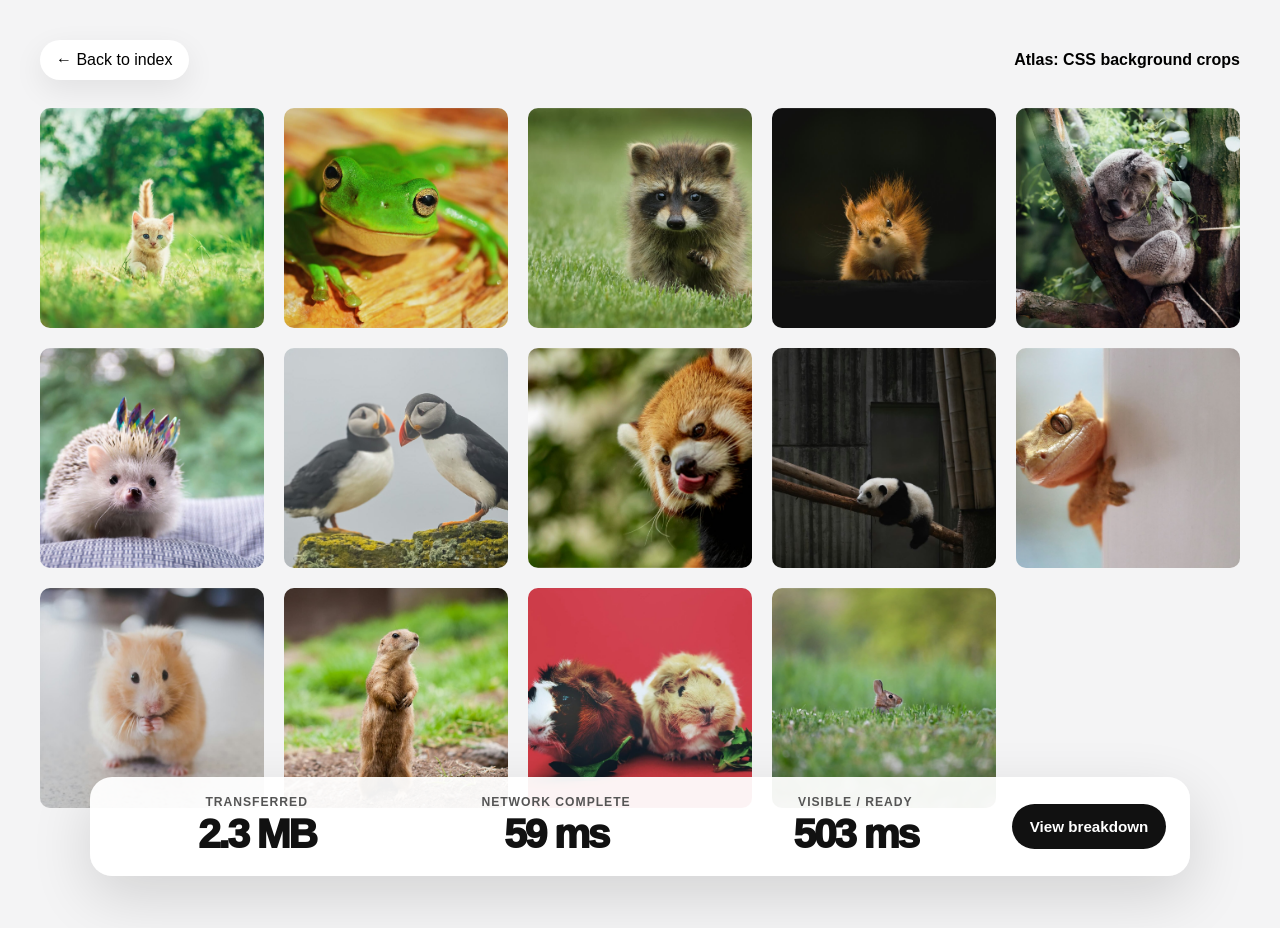
<file: experiments/img-atlas/index-atlas-css.html>
<!doctype html>
<html lang="en">
  <head>
    <meta charset="utf-8" />
    <meta name="viewport" content="width=device-width, initial-scale=1" />
    <link rel="stylesheet" href="./style.css?v=metrics-breakdown-7" />
    <style>
      .tile.atlas-css-tile {
        width: 100%;
        height: 220px;
        display: block;
        background-repeat: no-repeat;
        background-color: #ddd;
        transition:
          transform 0.25s var(--ease),
          filter 0.25s var(--ease);
      }
      .tile.atlas-css-tile:hover {
        transform: scale(1.04);
        filter: saturate(1.12);
      }
    </style>
  </head>
  <body>
    <nav class="nav">
      <a class="back" href="./index.html">← Back to index</a>
      <strong>Atlas: CSS background crops</strong>
    </nav>
    <div id="loading" class="loading" role="status" aria-live="polite">
      Loading atlas image for CSS backgrounds…
    </div>
    <div id="container"></div>
    <div class="load-time" aria-live="polite">
      <div id="headlineMetrics" class="headline-metrics">
        <div class="headline-metric"><span>Transferred</span><strong>—</strong></div>
        <div class="headline-metric"><span>Network complete</span><strong>—</strong></div>
        <div class="headline-metric"><span>Visible / ready</span><strong>—</strong></div>
      </div>
      <button id="metricsButton" class="metrics-button" type="button" disabled>
        View breakdown
      </button>
    </div>

    <dialog id="dialog">
      <div class="modal">
        <section class="info" id="info">
          <button class="close" style="hidden" id="close" aria-label="Close">
            ×
          </button>
          <h2 id="title"></h2>
          <ul id="facts"></ul>
        </section>
        <canvas id="modalImg" aria-label=""></canvas>
      </div>
    </dialog>

    <dialog id="metricsDialog">
      <div class="metrics-modal">
        <header class="metrics-header">
          <div>
            <h2>Loading breakdown</h2>
            <p>
              Timings are measured with the browser Performance API. Cached
              requests may show very small network phases.
            </p>
          </div>
          <div class="metrics-actions">
            <button id="metricsCopy" class="copy-button" type="button">
              Copy data
            </button>
            <button id="metricsClose" class="close" type="button" aria-label="Close">
              ×
            </button>
          </div>
        </header>
        <div id="metricsContent" class="metrics-body"></div>
      </div>
    </dialog>

    <script>
      const $ = (id) => document.getElementById(id),
        container = $("container"),
        dialog = $("dialog"),
        img = $("modalImg"),
        info = $("info"),
        loading = $("loading"),
        headlineMetrics = $("headlineMetrics"),
        metricsButton = $("metricsButton"),
        metricsDialog = $("metricsDialog"),
        metricsContent = $("metricsContent"),
        metricsCopy = $("metricsCopy"),
        metricsClose = $("metricsClose"),
        atlas = new Image(),
        dpr = () => devicePixelRatio || 1;
      let images = [], current;
      const loadStartedAt = performance.now();
      const stepMetrics = [];
      const imageMetrics = [];
      let latestMetricsText = "";

      const ms = (value) => Math.round(Math.max(0, value || 0) * 100) / 100;
      const formatLoadTime = (value) => `${Math.round(value)} ms`;
      const formatBytes = (bytes) => {
        const value = Number(bytes) || 0;
        if (value >= 1024 * 1024) return `${(value / 1024 / 1024).toFixed(1)} MB`;
        if (value >= 1024) return `${Math.round(value / 1024)} KB`;
        return `${value} B`;
      };
      const afterNextPaint = () =>
        new Promise((resolve) => {
          requestAnimationFrame(() => requestAnimationFrame(() => resolve(performance.now())));
        });
      const escapeHtml = (value) =>
        String(value ?? "")
          .replaceAll("&", "&amp;")
          .replaceAll("<", "&lt;")
          .replaceAll(">", "&gt;")
          .replaceAll('"', "&quot;")
          .replaceAll("'", "&#039;");
      const metricValue = (value, suffix = "") =>
        value === undefined || value === null || value === ""
          ? "—"
          : `${escapeHtml(value)}${suffix}`;
      const table = (columns, rows) => `
        <div class="metrics-table-wrap">
          <table class="metrics-table">
            <thead><tr>${columns
              .map((column) => `<th>${escapeHtml(column.label)}</th>`)
              .join("")}</tr></thead>
            <tbody>${rows
              .map(
                (row) => `<tr>${columns
                  .map((column) => `<td>${metricValue(row[column.key], column.suffix || "")}</td>`)
                  .join("")}</tr>`,
              )
              .join("")}</tbody>
          </table>
        </div>`;
      const buildHeadlineMetrics = (visibleReadyMs, readyBeforePaintMs) => {
        const measuredResources = [...stepMetrics.filter((row) => row.url), ...imageMetrics];
        const transferredBytes = measuredResources.reduce(
          (sum, row) => sum + (Number(row.transferSizeBytes) || 0),
          0,
        );
        const networkCompleteMs = measuredResources.length
          ? Math.max(
              ...measuredResources.map(
                (row) => Number(row.responseEndSinceStartMs) || Number(row.loadEventMs) || 0,
              ),
            )
          : 0;

        return {
          transferredBytes,
          transferred: formatBytes(transferredBytes),
          networkCompleteMs: ms(networkCompleteMs),
          visibleReadyMs: ms(visibleReadyMs),
          readyBeforePaintMs: ms(readyBeforePaintMs),
        };
      };

      const renderHeadlineMetrics = (metrics) => {
        headlineMetrics.innerHTML = `
          <div class="headline-metric"><span>Transferred</span><strong>${metrics.transferred}</strong></div>
          <div class="headline-metric"><span>Network complete</span><strong>${formatLoadTime(metrics.networkCompleteMs)}</strong></div>
          <div class="headline-metric"><span>Visible / ready</span><strong>${formatLoadTime(metrics.visibleReadyMs)}</strong></div>
        `;
      };

      const renderMetrics = (headline) => {
        const totalMs = headline.visibleReadyMs;

        metricsContent.innerHTML = `
          <section class="metrics-summary">
            <div class="metric-card">
              <div class="metric-label">Transferred</div>
              <div class="metric-value">${headline.transferred}</div>
              <p class="metric-note">Metadata + atlas image bytes transferred.</p>
            </div>
            <div class="metric-card">
              <div class="metric-label">Network complete</div>
              <div class="metric-value">${formatLoadTime(headline.networkCompleteMs)}</div>
              <p class="metric-note">Last measured asset finished downloading.</p>
            </div>
            <div class="metric-card">
              <div class="metric-label">Visible / ready</div>
              <div class="metric-value">${formatLoadTime(headline.visibleReadyMs)}</div>
              <p class="metric-note">After load, decode, canvas draw, and the next paint opportunity.</p>
            </div>
          </section>

          <section class="metric-section">
            <h3>Page loading timeline</h3>
            ${table(
              [
                { key: "step", label: "Step" },
                { key: "stepTotalMs", label: "Total", suffix: " ms" },
                { key: "fetchPromiseToResponseMs", label: "Fetch → response", suffix: " ms" },
                { key: "bodyReadAndJsonParseMs", label: "Body + JSON parse", suffix: " ms" },
                { key: "tileCount", label: "Tiles" },
              ],
              stepMetrics,
            )}
          </section>

          <section class="metric-section">
            <h3>Atlas image loading</h3>
            ${table(
              [
                { key: "image", label: "Image" },
                { key: "status", label: "Status" },
                { key: "loadEventMs", label: "Load event", suffix: " ms" },
                { key: "decodeMs", label: "Decode wait after load", suffix: " ms" },
                { key: "totalUntilDecodedMs", label: "Ready after decode", suffix: " ms" },
                { key: "requestToFirstByteMs", label: "Request → first byte", suffix: " ms" },
                { key: "contentDownloadMs", label: "Download", suffix: " ms" },
                { key: "resourceTotalMs", label: "Resource total", suffix: " ms" },
                { key: "transferSizeBytes", label: "Transfer bytes" },
                { key: "cached", label: "Cached" },
              ],
              imageMetrics,
            )}
          </section>

          <section class="metric-section">
            <h3>Network detail by request</h3>
            ${table(
              [
                { key: "url", label: "Request" },
                { key: "dnsMs", label: "DNS", suffix: " ms" },
                { key: "tcpMs", label: "TCP", suffix: " ms" },
                { key: "tlsMs", label: "TLS", suffix: " ms" },
                { key: "fetchToRequestStartMs", label: "Queue/cache", suffix: " ms" },
                { key: "requestToFirstByteMs", label: "TTFB", suffix: " ms" },
                { key: "contentDownloadMs", label: "Download", suffix: " ms" },
                { key: "protocol", label: "Protocol" },
              ],
              [...stepMetrics.filter((row) => row.url), ...imageMetrics],
            )}
          </section>

          <div class="metrics-help">
            <div><strong>Transferred</strong> is metadata + atlas image bytes, not HTML/CSS.</div>
            <div><strong>Network complete</strong> is when the last measured asset finished downloading.</div>
            <div><strong>Visible / ready</strong> waits for decode, canvas draw, and a paint opportunity.</div>
            <div><strong>Decode wait</strong> is time waiting on <code>image.decode()</code> after load, not pure CPU decode.</div>
          </div>
        `;

        latestMetricsText = JSON.stringify(
          {
            mode: "Atlas: CSS background crops",
            headlineMetrics: headline,
            totalMs: ms(totalMs),
            networkImageRequests: imageMetrics.length,
            imagesInAtlas: images.length,
            pageLoadingTimeline: stepMetrics,
            atlasImageLoading: imageMetrics,
          },
          null,
          2,
        );
      };

      const resourceBreakdown = (url) => {
        const absoluteUrl = new URL(url, location.href).href;
        const entries = performance.getEntriesByName(absoluteUrl, "resource");
        const entry = entries[entries.length - 1];
        if (!entry) return { resourceTiming: "unavailable" };

        return {
          redirectMs: ms(entry.redirectEnd - entry.redirectStart),
          dnsMs: ms(entry.domainLookupEnd - entry.domainLookupStart),
          tcpMs: ms(entry.connectEnd - entry.connectStart),
          tlsMs:
            entry.secureConnectionStart > 0
              ? ms(entry.connectEnd - entry.secureConnectionStart)
              : 0,
          fetchToRequestStartMs: ms(entry.requestStart - entry.fetchStart),
          requestToFirstByteMs: ms(entry.responseStart - entry.requestStart),
          contentDownloadMs: ms(entry.responseEnd - entry.responseStart),
          resourceTotalMs: ms(entry.responseEnd - entry.startTime),
          responseEndSinceStartMs: ms(entry.responseEnd - loadStartedAt),
          transferSizeBytes: entry.transferSize,
          encodedBodySizeBytes: entry.encodedBodySize,
          decodedBodySizeBytes: entry.decodedBodySize,
          protocol: entry.nextHopProtocol || "",
          cached: entry.transferSize === 0 && entry.decodedBodySize > 0,
        };
      };

      const logMetrics = (totalMs) => {
        console.group("Image loading metrics — Atlas: single image");
        console.table([
          {
            mode: "Atlas CSS",
            atlasSourceImages: images.length,
            networkImageRequests: imageMetrics.length,
            visibleReadyMs: ms(totalMs),
          },
        ]);
        console.table(stepMetrics);
        console.table(imageMetrics);
        console.groupEnd();
      };

      const finishLoading = async () => {
        const readyBeforePaintMs = performance.now() - loadStartedAt;
        loading.classList.add("is-hidden");
        loading.remove();
        const paintedAt = await afterNextPaint();
        stepMetrics.push({
          step: "Wait for next paint after hiding loader",
          stepTotalMs: ms(paintedAt - loadStartedAt - readyBeforePaintMs),
        });
        const headline = buildHeadlineMetrics(paintedAt - loadStartedAt, readyBeforePaintMs);
        renderHeadlineMetrics(headline);
        renderMetrics(headline);
        metricsButton.disabled = false;
        logMetrics(headline.visibleReadyMs);
      };

      const draw = (canvas, a, dw, dh, cover = false) => {
        const r = dpr(), ctx = canvas.getContext("2d");
        canvas.width = Math.round(dw * r);
        canvas.height = Math.round(dh * r);
        canvas.style.width = dw + "px";
        canvas.style.height = dh + "px";
        ctx.setTransform(r, 0, 0, r, 0, 0);
        ctx.clearRect(0, 0, dw, dh);

        let sx = a.x, sy = a.y, sw = a.width, sh = a.height;
        if (cover) {
          const s = Math.max(dw / sw, dh / sh), nw = dw / s, nh = dh / s;
          sx += (sw - nw) / 2;
          sy += (sh - nh) / 2;
          sw = nw;
          sh = nh;
        }
        ctx.drawImage(atlas, sx, sy, sw, sh, 0, 0, dw, dh);
      };

      const applyTileBackgrounds = () =>
        container.querySelectorAll(".atlas-css-tile").forEach((tile) => {
          const a = images[tile.dataset.i].atlas,
            dw = tile.clientWidth,
            dh = 220;
          let sx = a.x, sy = a.y, sw = a.width, sh = a.height;
          const scale = Math.max(dw / sw, dh / sh),
            nw = dw / scale,
            nh = dh / scale;
          sx += (sw - nw) / 2;
          sy += (sh - nh) / 2;
          sw = nw;
          sh = nh;

          tile.style.backgroundImage = `url("${a.src}")`;
          tile.style.backgroundSize = `${a.atlasWidth * scale}px ${a.atlasHeight * scale}px`;
          tile.style.backgroundPosition = `${-sx * scale}px ${-sy * scale}px`;
        });

      const drawModal = (x) => {
        const a = x.atlas,
          maxW = Math.min(innerWidth * 0.58, 760),
          maxH = innerHeight * 0.85,
          scale = Math.min(maxW / a.width, maxH / a.height),
          w = Math.round(a.width * scale),
          h = Math.round(a.height * scale);
        draw(img, a, w, h);
        info.style.height = h + "px";
      };

      const close = () => {
        dialog.classList.add("closing");
        setTimeout(
          () => (dialog.close(), dialog.classList.remove("closing")),
          180,
        );
      };

      const loadMetadata = () => {
        const url = "./atlas/images.atlas.json";
        const startedAt = performance.now();
        return fetch(url)
          .then((response) => {
            const responseAt = performance.now();
            return response.json().then((data) => {
              const parsedAt = performance.now();
              stepMetrics.push({
                step: "Fetch and parse atlas metadata JSON",
                url,
                status: response.status,
                fetchPromiseToResponseMs: ms(responseAt - startedAt),
                bodyReadAndJsonParseMs: ms(parsedAt - responseAt),
                stepTotalMs: ms(parsedAt - startedAt),
                ...resourceBreakdown(url),
              });
              return data;
            });
          });
      };

      const loadAtlasImage = () =>
        new Promise((resolve) => {
          const url = "./atlas/animals.optimized.jpg";
          const startedAt = performance.now();
          let finished = false;

          const finish = (status) => {
            if (finished) return;
            finished = true;

            const loadEventAt = performance.now();
            const decodeStartedAt = performance.now();
            const decode =
              status === "loaded" && atlas.decode
                ? atlas.decode().catch(() => {})
                : Promise.resolve();

            decode.then(() => {
              const decodedAt = performance.now();
              imageMetrics.push({
                image: "animals.optimized.jpg atlas",
                url,
                status,
                loadEventMs: ms(loadEventAt - startedAt),
                decodeMs: ms(decodedAt - decodeStartedAt),
                totalUntilDecodedMs: ms(decodedAt - startedAt),
                ...resourceBreakdown(url),
              });
              resolve();
            });
          };

          atlas.onload = () => finish("loaded");
          atlas.onerror = () => finish("error");
          atlas.src = url;
          if (atlas.complete) finish(atlas.naturalWidth ? "loaded" : "error");
        });

      Promise.all([loadMetadata(), loadAtlasImage()])
        .then(([data]) => {
          images = data;
          const renderStartedAt = performance.now();
          container.innerHTML = images
            .map(
              (x, i) =>
                `<button class="tile atlas-css-tile" data-i="${i}" aria-label="Open ${x.animal_name}"></button>`,
            )
            .join("");
          stepMetrics.push({
            step: "Render CSS background tile markup",
            tileCount: images.length,
            stepTotalMs: ms(performance.now() - renderStartedAt),
          });

          const backgroundStartedAt = performance.now();
          applyTileBackgrounds();
          stepMetrics.push({
            step: "Apply atlas CSS background crops",
            tileCount: images.length,
            stepTotalMs: ms(performance.now() - backgroundStartedAt),
          });
          finishLoading();
        })
        .catch((error) => {
          console.error(error);
          loading.textContent = "Could not load atlas image.";
        });

      container.onclick = (e) => {
        const tile = e.target.closest(".tile");
        if (!tile) return;
        const x = (current = images[tile.dataset.i]);
        $("title").textContent = x.animal_name;
        $("facts").innerHTML = x.fun_facts.map((f) => `<li>${f}</li>`).join("");
        drawModal(x);
        img.setAttribute("aria-label", x.animal_name);
        dialog.showModal();
      };
      $("close").onclick = close;
      dialog.onclick = (e) => e.target === dialog && close();
      dialog.oncancel = (e) => (e.preventDefault(), close());
      const copyMetrics = () => {
        if (!latestMetricsText) return;
        const copied = () => {
          metricsCopy.textContent = "Copied";
          setTimeout(() => (metricsCopy.textContent = "Copy data"), 1200);
        };
        const fallbackCopy = () => {
          const textarea = document.createElement("textarea");
          textarea.value = latestMetricsText;
          textarea.style.position = "fixed";
          textarea.style.opacity = "0";
          document.body.appendChild(textarea);
          textarea.select();
          document.execCommand("copy");
          textarea.remove();
          copied();
        };

        if (navigator.clipboard) {
          navigator.clipboard.writeText(latestMetricsText).then(copied).catch(fallbackCopy);
        } else {
          fallbackCopy();
        }
      };

      metricsButton.onclick = () => metricsDialog.showModal();
      metricsCopy.onclick = copyMetrics;
      metricsClose.onclick = () => metricsDialog.close();
      metricsDialog.onclick = (e) => e.target === metricsDialog && metricsDialog.close();
      addEventListener("resize", () => {
        applyTileBackgrounds();
        if (dialog.open && current) drawModal(current);
      });
    </script>
  </body>
</html>
</file>
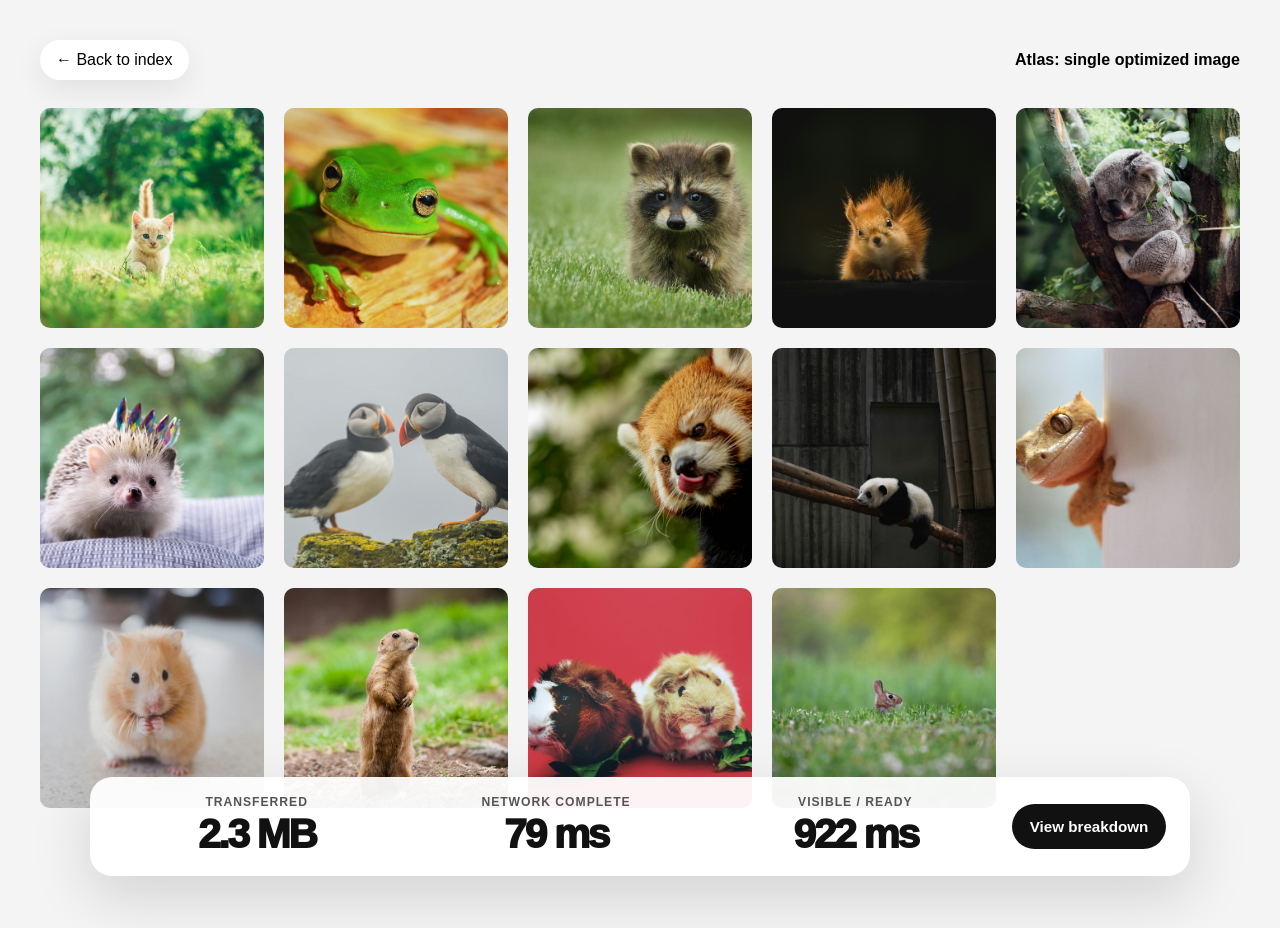
<file: experiments/img-atlas/index-atlas.html>
<!doctype html>
<html lang="en">
  <head>
    <meta charset="utf-8" />
    <meta name="viewport" content="width=device-width, initial-scale=1" />
    <link rel="stylesheet" href="./style.css?v=metrics-breakdown-6" />
    <style>
      .tile canvas {
        width: 100%;
        height: 220px;
        display: block;
        transition:
          transform 0.25s var(--ease),
          filter 0.25s var(--ease);
      }
      .tile:hover canvas {
        transform: scale(1.04);
        filter: saturate(1.12);
      }
    </style>
  </head>
  <body>
    <nav class="nav">
      <a class="back" href="./index.html">← Back to index</a>
      <strong>Atlas: single optimized image</strong>
    </nav>
    <div id="loading" class="loading" role="status" aria-live="polite">
      Loading atlas image…
    </div>
    <div id="container"></div>
    <div class="load-time" aria-live="polite">
      <div id="headlineMetrics" class="headline-metrics">
        <div class="headline-metric"><span>Transferred</span><strong>—</strong></div>
        <div class="headline-metric"><span>Network complete</span><strong>—</strong></div>
        <div class="headline-metric"><span>Visible / ready</span><strong>—</strong></div>
      </div>
      <button id="metricsButton" class="metrics-button" type="button" disabled>
        View breakdown
      </button>
    </div>

    <dialog id="dialog">
      <div class="modal">
        <section class="info" id="info">
          <button class="close" style="hidden" id="close" aria-label="Close">
            ×
          </button>
          <h2 id="title"></h2>
          <ul id="facts"></ul>
        </section>
        <canvas id="modalImg" aria-label=""></canvas>
      </div>
    </dialog>

    <dialog id="metricsDialog">
      <div class="metrics-modal">
        <header class="metrics-header">
          <div>
            <h2>Loading breakdown</h2>
            <p>
              Timings are measured with the browser Performance API. Cached
              requests may show very small network phases.
            </p>
          </div>
          <div class="metrics-actions">
            <button id="metricsCopy" class="copy-button" type="button">
              Copy data
            </button>
            <button id="metricsClose" class="close" type="button" aria-label="Close">
              ×
            </button>
          </div>
        </header>
        <div id="metricsContent" class="metrics-body"></div>
      </div>
    </dialog>

    <script>
      const $ = (id) => document.getElementById(id),
        container = $("container"),
        dialog = $("dialog"),
        img = $("modalImg"),
        info = $("info"),
        loading = $("loading"),
        headlineMetrics = $("headlineMetrics"),
        metricsButton = $("metricsButton"),
        metricsDialog = $("metricsDialog"),
        metricsContent = $("metricsContent"),
        metricsCopy = $("metricsCopy"),
        metricsClose = $("metricsClose"),
        atlas = new Image(),
        dpr = () => devicePixelRatio || 1;
      let images = [], current;
      const loadStartedAt = performance.now();
      const stepMetrics = [];
      const imageMetrics = [];
      let latestMetricsText = "";

      const ms = (value) => Math.round(Math.max(0, value || 0) * 100) / 100;
      const formatLoadTime = (value) => `${Math.round(value)} ms`;
      const formatBytes = (bytes) => {
        const value = Number(bytes) || 0;
        if (value >= 1024 * 1024) return `${(value / 1024 / 1024).toFixed(1)} MB`;
        if (value >= 1024) return `${Math.round(value / 1024)} KB`;
        return `${value} B`;
      };
      const afterNextPaint = () =>
        new Promise((resolve) => {
          requestAnimationFrame(() => requestAnimationFrame(() => resolve(performance.now())));
        });
      const escapeHtml = (value) =>
        String(value ?? "")
          .replaceAll("&", "&amp;")
          .replaceAll("<", "&lt;")
          .replaceAll(">", "&gt;")
          .replaceAll('"', "&quot;")
          .replaceAll("'", "&#039;");
      const metricValue = (value, suffix = "") =>
        value === undefined || value === null || value === ""
          ? "—"
          : `${escapeHtml(value)}${suffix}`;
      const table = (columns, rows) => `
        <div class="metrics-table-wrap">
          <table class="metrics-table">
            <thead><tr>${columns
              .map((column) => `<th>${escapeHtml(column.label)}</th>`)
              .join("")}</tr></thead>
            <tbody>${rows
              .map(
                (row) => `<tr>${columns
                  .map((column) => `<td>${metricValue(row[column.key], column.suffix || "")}</td>`)
                  .join("")}</tr>`,
              )
              .join("")}</tbody>
          </table>
        </div>`;
      const buildHeadlineMetrics = (visibleReadyMs, readyBeforePaintMs) => {
        const measuredResources = [...stepMetrics.filter((row) => row.url), ...imageMetrics];
        const transferredBytes = measuredResources.reduce(
          (sum, row) => sum + (Number(row.transferSizeBytes) || 0),
          0,
        );
        const networkCompleteMs = measuredResources.length
          ? Math.max(
              ...measuredResources.map(
                (row) => Number(row.responseEndSinceStartMs) || Number(row.loadEventMs) || 0,
              ),
            )
          : 0;

        return {
          transferredBytes,
          transferred: formatBytes(transferredBytes),
          networkCompleteMs: ms(networkCompleteMs),
          visibleReadyMs: ms(visibleReadyMs),
          readyBeforePaintMs: ms(readyBeforePaintMs),
        };
      };

      const renderHeadlineMetrics = (metrics) => {
        headlineMetrics.innerHTML = `
          <div class="headline-metric"><span>Transferred</span><strong>${metrics.transferred}</strong></div>
          <div class="headline-metric"><span>Network complete</span><strong>${formatLoadTime(metrics.networkCompleteMs)}</strong></div>
          <div class="headline-metric"><span>Visible / ready</span><strong>${formatLoadTime(metrics.visibleReadyMs)}</strong></div>
        `;
      };

      const renderMetrics = (headline) => {
        const totalMs = headline.visibleReadyMs;

        metricsContent.innerHTML = `
          <section class="metrics-summary">
            <div class="metric-card">
              <div class="metric-label">Transferred</div>
              <div class="metric-value">${headline.transferred}</div>
              <p class="metric-note">Metadata + atlas image bytes transferred.</p>
            </div>
            <div class="metric-card">
              <div class="metric-label">Network complete</div>
              <div class="metric-value">${formatLoadTime(headline.networkCompleteMs)}</div>
              <p class="metric-note">Last measured asset finished downloading.</p>
            </div>
            <div class="metric-card">
              <div class="metric-label">Visible / ready</div>
              <div class="metric-value">${formatLoadTime(headline.visibleReadyMs)}</div>
              <p class="metric-note">After load, decode, canvas draw, and the next paint opportunity.</p>
            </div>
          </section>

          <section class="metric-section">
            <h3>Page loading timeline</h3>
            ${table(
              [
                { key: "step", label: "Step" },
                { key: "stepTotalMs", label: "Total", suffix: " ms" },
                { key: "fetchPromiseToResponseMs", label: "Fetch → response", suffix: " ms" },
                { key: "bodyReadAndJsonParseMs", label: "Body + JSON parse", suffix: " ms" },
                { key: "tileCount", label: "Tiles" },
              ],
              stepMetrics,
            )}
          </section>

          <section class="metric-section">
            <h3>Atlas image loading</h3>
            ${table(
              [
                { key: "image", label: "Image" },
                { key: "status", label: "Status" },
                { key: "loadEventMs", label: "Load event", suffix: " ms" },
                { key: "decodeMs", label: "Decode wait after load", suffix: " ms" },
                { key: "totalUntilDecodedMs", label: "Ready after decode", suffix: " ms" },
                { key: "requestToFirstByteMs", label: "Request → first byte", suffix: " ms" },
                { key: "contentDownloadMs", label: "Download", suffix: " ms" },
                { key: "resourceTotalMs", label: "Resource total", suffix: " ms" },
                { key: "transferSizeBytes", label: "Transfer bytes" },
                { key: "cached", label: "Cached" },
              ],
              imageMetrics,
            )}
          </section>

          <section class="metric-section">
            <h3>Network detail by request</h3>
            ${table(
              [
                { key: "url", label: "Request" },
                { key: "dnsMs", label: "DNS", suffix: " ms" },
                { key: "tcpMs", label: "TCP", suffix: " ms" },
                { key: "tlsMs", label: "TLS", suffix: " ms" },
                { key: "fetchToRequestStartMs", label: "Queue/cache", suffix: " ms" },
                { key: "requestToFirstByteMs", label: "TTFB", suffix: " ms" },
                { key: "contentDownloadMs", label: "Download", suffix: " ms" },
                { key: "protocol", label: "Protocol" },
              ],
              [...stepMetrics.filter((row) => row.url), ...imageMetrics],
            )}
          </section>

          <div class="metrics-help">
            <div><strong>Transferred</strong> is metadata + atlas image bytes, not HTML/CSS.</div>
            <div><strong>Network complete</strong> is when the last measured asset finished downloading.</div>
            <div><strong>Visible / ready</strong> waits for decode, canvas draw, and a paint opportunity.</div>
            <div><strong>Decode wait</strong> is time waiting on <code>image.decode()</code> after load, not pure CPU decode.</div>
          </div>
        `;

        latestMetricsText = JSON.stringify(
          {
            mode: "Atlas: single optimized image",
            headlineMetrics: headline,
            totalMs: ms(totalMs),
            networkImageRequests: imageMetrics.length,
            imagesInAtlas: images.length,
            pageLoadingTimeline: stepMetrics,
            atlasImageLoading: imageMetrics,
          },
          null,
          2,
        );
      };

      const resourceBreakdown = (url) => {
        const absoluteUrl = new URL(url, location.href).href;
        const entries = performance.getEntriesByName(absoluteUrl, "resource");
        const entry = entries[entries.length - 1];
        if (!entry) return { resourceTiming: "unavailable" };

        return {
          redirectMs: ms(entry.redirectEnd - entry.redirectStart),
          dnsMs: ms(entry.domainLookupEnd - entry.domainLookupStart),
          tcpMs: ms(entry.connectEnd - entry.connectStart),
          tlsMs:
            entry.secureConnectionStart > 0
              ? ms(entry.connectEnd - entry.secureConnectionStart)
              : 0,
          fetchToRequestStartMs: ms(entry.requestStart - entry.fetchStart),
          requestToFirstByteMs: ms(entry.responseStart - entry.requestStart),
          contentDownloadMs: ms(entry.responseEnd - entry.responseStart),
          resourceTotalMs: ms(entry.responseEnd - entry.startTime),
          responseEndSinceStartMs: ms(entry.responseEnd - loadStartedAt),
          transferSizeBytes: entry.transferSize,
          encodedBodySizeBytes: entry.encodedBodySize,
          decodedBodySizeBytes: entry.decodedBodySize,
          protocol: entry.nextHopProtocol || "",
          cached: entry.transferSize === 0 && entry.decodedBodySize > 0,
        };
      };

      const logMetrics = (totalMs) => {
        console.group("Image loading metrics — Atlas: single image");
        console.table([
          {
            mode: "Atlas",
            atlasSourceImages: images.length,
            networkImageRequests: imageMetrics.length,
            visibleReadyMs: ms(totalMs),
          },
        ]);
        console.table(stepMetrics);
        console.table(imageMetrics);
        console.groupEnd();
      };

      const finishLoading = async () => {
        const readyBeforePaintMs = performance.now() - loadStartedAt;
        loading.classList.add("is-hidden");
        loading.remove();
        const paintedAt = await afterNextPaint();
        stepMetrics.push({
          step: "Wait for next paint after hiding loader",
          stepTotalMs: ms(paintedAt - loadStartedAt - readyBeforePaintMs),
        });
        const headline = buildHeadlineMetrics(paintedAt - loadStartedAt, readyBeforePaintMs);
        renderHeadlineMetrics(headline);
        renderMetrics(headline);
        metricsButton.disabled = false;
        logMetrics(headline.visibleReadyMs);
      };

      const draw = (canvas, a, dw, dh, cover = false) => {
        const r = dpr(), ctx = canvas.getContext("2d");
        canvas.width = Math.round(dw * r);
        canvas.height = Math.round(dh * r);
        canvas.style.width = dw + "px";
        canvas.style.height = dh + "px";
        ctx.setTransform(r, 0, 0, r, 0, 0);
        ctx.clearRect(0, 0, dw, dh);

        let sx = a.x, sy = a.y, sw = a.width, sh = a.height;
        if (cover) {
          const s = Math.max(dw / sw, dh / sh), nw = dw / s, nh = dh / s;
          sx += (sw - nw) / 2;
          sy += (sh - nh) / 2;
          sw = nw;
          sh = nh;
        }
        ctx.drawImage(atlas, sx, sy, sw, sh, 0, 0, dw, dh);
      };

      const drawTiles = () =>
        container.querySelectorAll("canvas").forEach((c) =>
          draw(c, images[c.dataset.i].atlas, c.parentElement.clientWidth, 220, true),
        );

      const drawModal = (x) => {
        const a = x.atlas,
          maxW = Math.min(innerWidth * 0.58, 760),
          maxH = innerHeight * 0.85,
          scale = Math.min(maxW / a.width, maxH / a.height),
          w = Math.round(a.width * scale),
          h = Math.round(a.height * scale);
        draw(img, a, w, h);
        info.style.height = h + "px";
      };

      const close = () => {
        dialog.classList.add("closing");
        setTimeout(
          () => (dialog.close(), dialog.classList.remove("closing")),
          180,
        );
      };

      const loadMetadata = () => {
        const url = "./atlas/images.atlas.json";
        const startedAt = performance.now();
        return fetch(url)
          .then((response) => {
            const responseAt = performance.now();
            return response.json().then((data) => {
              const parsedAt = performance.now();
              stepMetrics.push({
                step: "Fetch and parse atlas metadata JSON",
                url,
                status: response.status,
                fetchPromiseToResponseMs: ms(responseAt - startedAt),
                bodyReadAndJsonParseMs: ms(parsedAt - responseAt),
                stepTotalMs: ms(parsedAt - startedAt),
                ...resourceBreakdown(url),
              });
              return data;
            });
          });
      };

      const loadAtlasImage = () =>
        new Promise((resolve) => {
          const url = "./atlas/animals.optimized.jpg";
          const startedAt = performance.now();
          let finished = false;

          const finish = (status) => {
            if (finished) return;
            finished = true;

            const loadEventAt = performance.now();
            const decodeStartedAt = performance.now();
            const decode =
              status === "loaded" && atlas.decode
                ? atlas.decode().catch(() => {})
                : Promise.resolve();

            decode.then(() => {
              const decodedAt = performance.now();
              imageMetrics.push({
                image: "animals.optimized.jpg atlas",
                url,
                status,
                loadEventMs: ms(loadEventAt - startedAt),
                decodeMs: ms(decodedAt - decodeStartedAt),
                totalUntilDecodedMs: ms(decodedAt - startedAt),
                ...resourceBreakdown(url),
              });
              resolve();
            });
          };

          atlas.onload = () => finish("loaded");
          atlas.onerror = () => finish("error");
          atlas.src = url;
          if (atlas.complete) finish(atlas.naturalWidth ? "loaded" : "error");
        });

      Promise.all([loadMetadata(), loadAtlasImage()])
        .then(([data]) => {
          images = data;
          const renderStartedAt = performance.now();
          container.innerHTML = images
            .map(
              (x, i) =>
                `<button class="tile" data-i="${i}" aria-label="Open ${x.animal_name}"><canvas data-i="${i}" aria-label="${x.animal_name}"></canvas></button>`,
            )
            .join("");
          stepMetrics.push({
            step: "Render tile canvas markup",
            tileCount: images.length,
            stepTotalMs: ms(performance.now() - renderStartedAt),
          });

          const drawStartedAt = performance.now();
          drawTiles();
          stepMetrics.push({
            step: "Draw atlas crops into tile canvases",
            tileCount: images.length,
            stepTotalMs: ms(performance.now() - drawStartedAt),
          });
          finishLoading();
        })
        .catch((error) => {
          console.error(error);
          loading.textContent = "Could not load atlas image.";
        });

      container.onclick = (e) => {
        const tile = e.target.closest(".tile");
        if (!tile) return;
        const x = (current = images[tile.dataset.i]);
        $("title").textContent = x.animal_name;
        $("facts").innerHTML = x.fun_facts.map((f) => `<li>${f}</li>`).join("");
        drawModal(x);
        img.setAttribute("aria-label", x.animal_name);
        dialog.showModal();
      };
      $("close").onclick = close;
      dialog.onclick = (e) => e.target === dialog && close();
      dialog.oncancel = (e) => (e.preventDefault(), close());
      const copyMetrics = () => {
        if (!latestMetricsText) return;
        const copied = () => {
          metricsCopy.textContent = "Copied";
          setTimeout(() => (metricsCopy.textContent = "Copy data"), 1200);
        };
        const fallbackCopy = () => {
          const textarea = document.createElement("textarea");
          textarea.value = latestMetricsText;
          textarea.style.position = "fixed";
          textarea.style.opacity = "0";
          document.body.appendChild(textarea);
          textarea.select();
          document.execCommand("copy");
          textarea.remove();
          copied();
        };

        if (navigator.clipboard) {
          navigator.clipboard.writeText(latestMetricsText).then(copied).catch(fallbackCopy);
        } else {
          fallbackCopy();
        }
      };

      metricsButton.onclick = () => metricsDialog.showModal();
      metricsCopy.onclick = copyMetrics;
      metricsClose.onclick = () => metricsDialog.close();
      metricsDialog.onclick = (e) => e.target === metricsDialog && metricsDialog.close();
      addEventListener("resize", () => {
        drawTiles();
        if (dialog.open && current) drawModal(current);
      });
    </script>
  </body>
</html>
</file>
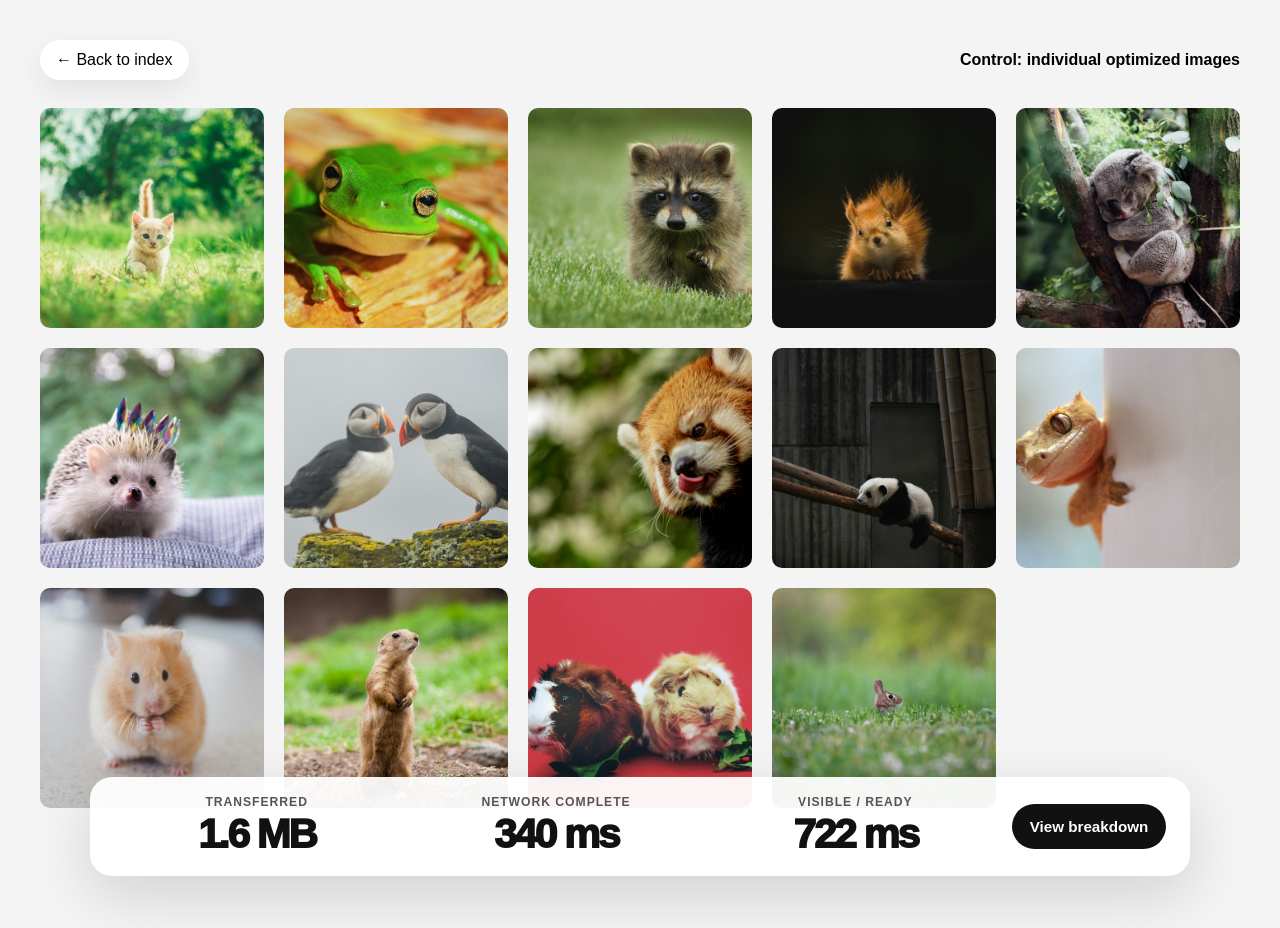
<file: experiments/img-atlas/index-control.html>
<!doctype html>
<html lang="en">
  <head>
    <meta charset="utf-8" />
    <meta name="viewport" content="width=device-width, initial-scale=1" />
    <link rel="stylesheet" href="./style.css?v=metrics-breakdown-4" />
  </head>
  <body>
    <nav class="nav">
      <a class="back" href="./index.html">← Back to index</a>
      <strong>Control: individual optimized images</strong>
    </nav>
    <div id="loading" class="loading" role="status" aria-live="polite">
      Loading images…
    </div>
    <div id="container"></div>
    <div class="load-time" aria-live="polite">
      <div id="headlineMetrics" class="headline-metrics">
        <div class="headline-metric"><span>Transferred</span><strong>—</strong></div>
        <div class="headline-metric"><span>Network complete</span><strong>—</strong></div>
        <div class="headline-metric"><span>Visible / ready</span><strong>—</strong></div>
      </div>
      <button id="metricsButton" class="metrics-button" type="button" disabled>
        View breakdown
      </button>
    </div>

    <dialog id="dialog">
      <div class="modal">
        <section class="info" id="info">
          <button class="close" style="hidden" id="close" aria-label="Close">
            ×
          </button>
          <h2 id="title"></h2>
          <ul id="facts"></ul>
        </section>
        <img id="modalImg" alt="" />
      </div>
    </dialog>

    <dialog id="metricsDialog">
      <div class="metrics-modal">
        <header class="metrics-header">
          <div>
            <h2>Loading breakdown</h2>
            <p>
              Timings are measured with the browser Performance API. Cached
              requests may show very small network phases.
            </p>
          </div>
          <div class="metrics-actions">
            <button id="metricsCopy" class="copy-button" type="button">
              Copy data
            </button>
            <button id="metricsClose" class="close" type="button" aria-label="Close">
              ×
            </button>
          </div>
        </header>
        <div id="metricsContent" class="metrics-body"></div>
      </div>
    </dialog>

    <script>
      const $ = (id) => document.getElementById(id),
        container = $("container"),
        dialog = $("dialog"),
        img = $("modalImg"),
        info = $("info"),
        loading = $("loading"),
        headlineMetrics = $("headlineMetrics"),
        metricsButton = $("metricsButton"),
        metricsDialog = $("metricsDialog"),
        metricsContent = $("metricsContent"),
        metricsCopy = $("metricsCopy"),
        metricsClose = $("metricsClose");
      let images = [];
      const loadStartedAt = performance.now();
      const stepMetrics = [];
      const imageMetrics = [];
      let latestMetricsText = "";

      const ms = (value) => Math.round(Math.max(0, value || 0) * 100) / 100;
      const formatLoadTime = (value) => `${Math.round(value)} ms`;
      const formatBytes = (bytes) => {
        const value = Number(bytes) || 0;
        if (value >= 1024 * 1024) return `${(value / 1024 / 1024).toFixed(1)} MB`;
        if (value >= 1024) return `${Math.round(value / 1024)} KB`;
        return `${value} B`;
      };
      const afterNextPaint = () =>
        new Promise((resolve) => {
          requestAnimationFrame(() => requestAnimationFrame(() => resolve(performance.now())));
        });
      const escapeHtml = (value) =>
        String(value ?? "")
          .replaceAll("&", "&amp;")
          .replaceAll("<", "&lt;")
          .replaceAll(">", "&gt;")
          .replaceAll('"', "&quot;")
          .replaceAll("'", "&#039;");
      const metricValue = (value, suffix = "") =>
        value === undefined || value === null || value === ""
          ? "—"
          : `${escapeHtml(value)}${suffix}`;
      const table = (columns, rows) => `
        <div class="metrics-table-wrap">
          <table class="metrics-table">
            <thead><tr>${columns
              .map((column) => `<th>${escapeHtml(column.label)}</th>`)
              .join("")}</tr></thead>
            <tbody>${rows
              .map(
                (row) => `<tr>${columns
                  .map((column) => `<td>${metricValue(row[column.key], column.suffix || "")}</td>`)
                  .join("")}</tr>`,
              )
              .join("")}</tbody>
          </table>
        </div>`;
      const buildHeadlineMetrics = (visibleReadyMs, readyBeforePaintMs) => {
        const measuredResources = [...stepMetrics.filter((row) => row.url), ...imageMetrics];
        const transferredBytes = measuredResources.reduce(
          (sum, row) => sum + (Number(row.transferSizeBytes) || 0),
          0,
        );
        const networkCompleteMs = measuredResources.length
          ? Math.max(
              ...measuredResources.map(
                (row) => Number(row.responseEndSinceStartMs) || Number(row.loadEventMs) || 0,
              ),
            )
          : 0;

        return {
          transferredBytes,
          transferred: formatBytes(transferredBytes),
          networkCompleteMs: ms(networkCompleteMs),
          visibleReadyMs: ms(visibleReadyMs),
          readyBeforePaintMs: ms(readyBeforePaintMs),
        };
      };

      const renderHeadlineMetrics = (metrics) => {
        headlineMetrics.innerHTML = `
          <div class="headline-metric"><span>Transferred</span><strong>${metrics.transferred}</strong></div>
          <div class="headline-metric"><span>Network complete</span><strong>${formatLoadTime(metrics.networkCompleteMs)}</strong></div>
          <div class="headline-metric"><span>Visible / ready</span><strong>${formatLoadTime(metrics.visibleReadyMs)}</strong></div>
        `;
      };

      const renderMetrics = (headline) => {
        const totalMs = headline.visibleReadyMs;
        const sortedImages = [...imageMetrics].sort((a, b) => a.index - b.index);
        const slowest = sortedImages.reduce(
          (max, item) =>
            item.totalUntilDecodedMs > (max?.totalUntilDecodedMs || 0) ? item : max,
          null,
        );

        metricsContent.innerHTML = `
          <section class="metrics-summary">
            <div class="metric-card">
              <div class="metric-label">Transferred</div>
              <div class="metric-value">${headline.transferred}</div>
              <p class="metric-note">Metadata + image bytes transferred.</p>
            </div>
            <div class="metric-card">
              <div class="metric-label">Network complete</div>
              <div class="metric-value">${formatLoadTime(headline.networkCompleteMs)}</div>
              <p class="metric-note">Last measured asset finished downloading.</p>
            </div>
            <div class="metric-card">
              <div class="metric-label">Visible / ready</div>
              <div class="metric-value">${formatLoadTime(headline.visibleReadyMs)}</div>
              <p class="metric-note">After load, decode, and the next paint opportunity.</p>
            </div>
          </section>

          <section class="metric-section">
            <h3>Page loading timeline</h3>
            ${table(
              [
                { key: "step", label: "Step" },
                { key: "stepTotalMs", label: "Total", suffix: " ms" },
                { key: "fetchPromiseToResponseMs", label: "Fetch → response", suffix: " ms" },
                { key: "bodyReadAndJsonParseMs", label: "Body + JSON parse", suffix: " ms" },
                { key: "tileCount", label: "Tiles" },
                { key: "imageCount", label: "Images" },
              ],
              stepMetrics,
            )}
          </section>

          <section class="metric-section">
            <h3>Per-image loading</h3>
            ${table(
              [
                { key: "image", label: "Image" },
                { key: "status", label: "Status" },
                { key: "loadEventMs", label: "Load event", suffix: " ms" },
                { key: "decodeMs", label: "Decode wait after load", suffix: " ms" },
                { key: "totalUntilDecodedMs", label: "Ready after decode", suffix: " ms" },
                { key: "requestToFirstByteMs", label: "Request → first byte", suffix: " ms" },
                { key: "contentDownloadMs", label: "Download", suffix: " ms" },
                { key: "resourceTotalMs", label: "Resource total", suffix: " ms" },
                { key: "transferSizeBytes", label: "Transfer bytes" },
                { key: "cached", label: "Cached" },
              ],
              sortedImages,
            )}
          </section>

          <section class="metric-section">
            <h3>Network detail by request</h3>
            ${table(
              [
                { key: "url", label: "Request" },
                { key: "dnsMs", label: "DNS", suffix: " ms" },
                { key: "tcpMs", label: "TCP", suffix: " ms" },
                { key: "tlsMs", label: "TLS", suffix: " ms" },
                { key: "fetchToRequestStartMs", label: "Queue/cache", suffix: " ms" },
                { key: "requestToFirstByteMs", label: "TTFB", suffix: " ms" },
                { key: "contentDownloadMs", label: "Download", suffix: " ms" },
                { key: "protocol", label: "Protocol" },
              ],
              [...stepMetrics.filter((row) => row.url), ...sortedImages],
            )}
          </section>

          <div class="metrics-help">
            <div><strong>Transferred</strong> is metadata + image bytes, not HTML/CSS.</div>
            <div><strong>Network complete</strong> is when the last measured asset finished downloading.</div>
            <div><strong>Visible / ready</strong> waits for decode and a paint opportunity.</div>
            <div><strong>Decode wait</strong> is time waiting on <code>image.decode()</code> after load, not pure CPU decode.</div>
          </div>
        `;

        latestMetricsText = JSON.stringify(
          {
            mode: "Control: individual optimized images",
            headlineMetrics: headline,
            totalMs: ms(totalMs),
            imageCount: sortedImages.length,
            slowestImage: slowest,
            pageLoadingTimeline: stepMetrics,
            perImageLoading: sortedImages,
          },
          null,
          2,
        );
      };

      const resourceBreakdown = (url) => {
        const absoluteUrl = new URL(url, location.href).href;
        const entries = performance.getEntriesByName(absoluteUrl, "resource");
        const entry = entries[entries.length - 1];
        if (!entry) return { resourceTiming: "unavailable" };

        return {
          redirectMs: ms(entry.redirectEnd - entry.redirectStart),
          dnsMs: ms(entry.domainLookupEnd - entry.domainLookupStart),
          tcpMs: ms(entry.connectEnd - entry.connectStart),
          tlsMs:
            entry.secureConnectionStart > 0
              ? ms(entry.connectEnd - entry.secureConnectionStart)
              : 0,
          fetchToRequestStartMs: ms(entry.requestStart - entry.fetchStart),
          requestToFirstByteMs: ms(entry.responseStart - entry.requestStart),
          contentDownloadMs: ms(entry.responseEnd - entry.responseStart),
          resourceTotalMs: ms(entry.responseEnd - entry.startTime),
          responseEndSinceStartMs: ms(entry.responseEnd - loadStartedAt),
          transferSizeBytes: entry.transferSize,
          encodedBodySizeBytes: entry.encodedBodySize,
          decodedBodySizeBytes: entry.decodedBodySize,
          protocol: entry.nextHopProtocol || "",
          cached: entry.transferSize === 0 && entry.decodedBodySize > 0,
        };
      };

      const logMetrics = (totalMs) => {
        console.group("Image loading metrics — Control: individual images");
        console.table([
          {
            mode: "Control",
            imageCount: imageMetrics.length,
            visibleReadyMs: ms(totalMs),
          },
        ]);
        console.table(stepMetrics);
        console.table(imageMetrics.sort((a, b) => a.index - b.index));
        console.groupEnd();
      };

      const finishLoading = async () => {
        const readyBeforePaintMs = performance.now() - loadStartedAt;
        loading.classList.add("is-hidden");
        loading.remove();
        const paintedAt = await afterNextPaint();
        stepMetrics.push({
          step: "Wait for next paint after hiding loader",
          stepTotalMs: ms(paintedAt - loadStartedAt - readyBeforePaintMs),
        });
        const headline = buildHeadlineMetrics(paintedAt - loadStartedAt, readyBeforePaintMs);
        renderHeadlineMetrics(headline);
        renderMetrics(headline);
        metricsButton.disabled = false;
        logMetrics(headline.visibleReadyMs);
      };

      const size = () =>
        img.clientHeight && (info.style.height = img.clientHeight + "px");
      const close = () => {
        dialog.classList.add("closing");
        setTimeout(
          () => (dialog.close(), dialog.classList.remove("closing")),
          180,
        );
      };

      const loadMetadata = () => {
        const url = "./images.json";
        const startedAt = performance.now();
        return fetch(url)
          .then((response) => {
            const responseAt = performance.now();
            return response.json().then((data) => {
              const parsedAt = performance.now();
              stepMetrics.push({
                step: "Fetch and parse metadata JSON",
                url,
                status: response.status,
                fetchPromiseToResponseMs: ms(responseAt - startedAt),
                bodyReadAndJsonParseMs: ms(parsedAt - responseAt),
                stepTotalMs: ms(parsedAt - startedAt),
                ...resourceBreakdown(url),
              });
              return data;
            });
          });
      };

      const loadMeasuredImage = (image, item, index) =>
        new Promise((resolve) => {
          const url = image.dataset.src;
          const startedAt = performance.now();
          let finished = false;

          const finish = (status) => {
            if (finished) return;
            finished = true;

            const loadEventAt = performance.now();
            const decodeStartedAt = performance.now();
            const decode =
              status === "loaded" && image.decode
                ? image.decode().catch(() => {})
                : Promise.resolve();

            decode.then(() => {
              const decodedAt = performance.now();
              imageMetrics.push({
                index: index + 1,
                image: item.animal_name,
                file: item.fileName,
                url,
                status,
                loadEventMs: ms(loadEventAt - startedAt),
                decodeMs: ms(decodedAt - decodeStartedAt),
                totalUntilDecodedMs: ms(decodedAt - startedAt),
                ...resourceBreakdown(url),
              });
              resolve();
            });
          };

          image.addEventListener("load", () => finish("loaded"), { once: true });
          image.addEventListener("error", () => finish("error"), { once: true });
          image.src = url;
          if (image.complete) finish(image.naturalWidth ? "loaded" : "error");
        });

      loadMetadata()
        .then((data) => {
          images = data;
          const renderStartedAt = performance.now();
          container.innerHTML = images
            .map(
              (x, i) =>
                `<button class="tile" data-i="${i}" aria-label="Open ${x.animal_name}"><img data-src="./opt-img/${x.fileName}" alt="${x.animal_name}"></button>`,
            )
            .join("");
          stepMetrics.push({
            step: "Render tile markup",
            tileCount: images.length,
            stepTotalMs: ms(performance.now() - renderStartedAt),
          });

          const waitStartedAt = performance.now();
          return Promise.all(
            [...container.querySelectorAll("img")].map((image, index) =>
              loadMeasuredImage(image, images[index], index),
            ),
          ).then(() => {
            stepMetrics.push({
              step: "Wait for all image load and decode events",
              imageCount: images.length,
              stepTotalMs: ms(performance.now() - waitStartedAt),
            });
          });
        })
        .then(finishLoading)
        .catch((error) => {
          console.error(error);
          loading.textContent = "Could not load images.";
        });

      container.onclick = (e) => {
        const tile = e.target.closest(".tile");
        if (!tile) return;
        const x = images[tile.dataset.i];
        $("title").textContent = x.animal_name;
        $("facts").innerHTML = x.fun_facts.map((f) => `<li>${f}</li>`).join("");
        img.src = `./opt-img/${x.fileName}`;
        img.alt = x.animal_name;
        (img.decode ? img.decode().catch(() => {}) : Promise.resolve()).then(
          () => {
            size();
            dialog.showModal();
          },
        );
      };
      $("close").onclick = close;
      dialog.onclick = (e) => e.target === dialog && close();
      dialog.oncancel = (e) => (e.preventDefault(), close());
      const copyMetrics = () => {
        if (!latestMetricsText) return;
        const copied = () => {
          metricsCopy.textContent = "Copied";
          setTimeout(() => (metricsCopy.textContent = "Copy data"), 1200);
        };
        const fallbackCopy = () => {
          const textarea = document.createElement("textarea");
          textarea.value = latestMetricsText;
          textarea.style.position = "fixed";
          textarea.style.opacity = "0";
          document.body.appendChild(textarea);
          textarea.select();
          document.execCommand("copy");
          textarea.remove();
          copied();
        };

        if (navigator.clipboard) {
          navigator.clipboard.writeText(latestMetricsText).then(copied).catch(fallbackCopy);
        } else {
          fallbackCopy();
        }
      };

      metricsButton.onclick = () => metricsDialog.showModal();
      metricsCopy.onclick = copyMetrics;
      metricsClose.onclick = () => metricsDialog.close();
      metricsDialog.onclick = (e) => e.target === metricsDialog && metricsDialog.close();
      addEventListener("resize", size);
    </script>
  </body>
</html>
</file>
<file: experiments/img-atlas/style.css>
:root {
  --ease: cubic-bezier(0.2, 0.8, 0.2, 1);
}
* {
  box-sizing: border-box;
}
body {
  margin: 0;
  padding: 40px 40px 120px;
  font-family: Arial, sans-serif;
  background: #f4f4f5;
}
.nav {
  display: flex;
  align-items: center;
  justify-content: space-between;
  gap: 16px;
  margin-bottom: 28px;
}
.nav a,
.card-link {
  color: inherit;
  text-decoration: none;
}
.back {
  border-radius: 999px;
  padding: 0.7rem 1rem;
  background: white;
  box-shadow: 0 10px 30px rgb(0 0 0 / 0.08);
}
.home {
  max-width: 900px;
  margin: 12vh auto 0;
}
.home h1 {
  margin: 0 0 12px;
  font-size: clamp(2.3rem, 6vw, 5rem);
}
.home p {
  margin: 0 0 28px;
  color: #555;
  line-height: 1.5;
}
.choices {
  display: grid;
  grid-template-columns: repeat(auto-fit, minmax(240px, 1fr));
  gap: 20px;
}
.card-link {
  display: block;
  border-radius: 18px;
  padding: 24px;
  background: white;
  box-shadow: 0 18px 50px rgb(0 0 0 / 0.08);
  transition: transform 0.22s var(--ease), box-shadow 0.22s var(--ease);
}
.card-link:hover {
  transform: translateY(-4px);
  box-shadow: 0 24px 70px rgb(0 0 0 / 0.12);
}
.card-link h2 {
  margin: 0 0 10px;
  font-size: 1.4rem;
}
.card-link p {
  margin: 0;
}
#container {
  display: grid;
  grid-template-columns: repeat(auto-fill, minmax(220px, 1fr));
  gap: 20px;
}
.loading {
  position: fixed;
  inset: 0;
  z-index: 100;
  display: grid;
  place-items: center;
  padding: 32px;
  background: rgb(244 244 245 / 0.92);
  backdrop-filter: blur(10px);
  color: #111;
  font-size: clamp(2.4rem, 8vw, 7rem);
  font-weight: 900;
  letter-spacing: -0.06em;
  text-align: center;
  transition: opacity 0.25s var(--ease), visibility 0.25s var(--ease);
}
.loading.is-hidden {
  opacity: 0;
  visibility: hidden;
  pointer-events: none;
}
.load-time {
  position: fixed;
  left: 50%;
  bottom: 24px;
  z-index: 50;
  display: flex;
  align-items: center;
  justify-content: center;
  gap: 14px;
  flex-wrap: wrap;
  width: min(calc(100% - 32px), 1100px);
  transform: translateX(-50%);
  padding: 18px 24px;
  border-radius: 22px;
  background: rgb(255 255 255 / 0.94);
  box-shadow: 0 20px 60px rgb(0 0 0 / 0.14);
  color: #111;
  text-align: center;
}
.load-time-text {
  font-size: clamp(1.4rem, 4vw, 3.4rem);
  font-weight: 900;
  letter-spacing: -0.05em;
}
.headline-metrics {
  display: grid;
  grid-template-columns: repeat(3, minmax(120px, 1fr));
  gap: 14px;
  flex: 1;
}
.headline-metric {
  min-width: 0;
}
.headline-metric span {
  display: block;
  color: #555;
  font-size: 0.76rem;
  font-weight: 900;
  letter-spacing: 0.08em;
  text-transform: uppercase;
}
.headline-metric strong {
  display: block;
  margin-top: 2px;
  font-size: clamp(1.35rem, 3.2vw, 2.8rem);
  font-weight: 950;
  letter-spacing: -0.06em;
}
.metrics-button {
  border: 0;
  border-radius: 999px;
  padding: 0.85rem 1.1rem;
  background: #111;
  color: white;
  cursor: pointer;
  font-size: 0.95rem;
  font-weight: 800;
  white-space: nowrap;
  transition: transform 0.2s var(--ease), opacity 0.2s var(--ease);
}
.metrics-button:hover:not(:disabled) {
  transform: translateY(-2px);
}
.metrics-button:disabled {
  cursor: wait;
  opacity: 0.38;
}
.tile {
  padding: 0;
  border: 0;
  border-radius: 10px;
  overflow: hidden;
  cursor: pointer;
  background: #ddd;
}
.tile img {
  width: 100%;
  height: 220px;
  object-fit: cover;
  display: block;
  transition:
    transform 0.25s var(--ease),
    filter 0.25s var(--ease);
}
.tile:hover img {
  transform: scale(1.04);
  filter: saturate(1.12);
}

dialog {
  margin: auto;
  padding: 0;
  border: 0;
  max-width: none;
  max-height: none;
  overflow: hidden;
  background: transparent;
}
dialog::backdrop {
  background: rgb(0 0 0 / 0.72);
  backdrop-filter: blur(3px);
}
dialog[open]::backdrop {
  animation: fade 0.2s var(--ease);
}
.modal {
  display: grid;
  grid-template-columns: minmax(260px, 360px) auto;
  max-width: 92vw;
  overflow: hidden;
  border-radius: 18px;
  background: #0b0b0f;
  color: white;
  box-shadow: 0 30px 90px rgb(0 0 0 / 0.45);
  animation: up 0.28s var(--ease);
}
.info {
  display: flex;
  flex-direction: column;
  min-height: 0;
  padding: 28px;
}
.close {
  align-self: flex-start;
  border: 0;
  border-radius: 999px;
  padding: 0.45rem 0.7rem;
  background: rgb(255 255 255 / 0.14);
  color: white;
  cursor: pointer;
}
h2 {
  margin: 24px 0 14px;
  font-size: clamp(1.8rem, 4vw, 3rem);
}
#facts {
  flex: 1;
  min-height: 0;
  margin: 0;
  padding-left: 1.2rem;
  overflow: auto;
  scrollbar-width: none;
  line-height: 1.55;
}
#facts::-webkit-scrollbar {
  display: none;
}
#facts li + li {
  margin-top: 0.8rem;
}
#modalImg {
  display: block;
  width: auto;
  height: auto;
  max-width: min(58vw, 760px);
  max-height: 85vh;
  object-fit: contain;
}
dialog.closing .modal,
dialog.closing .metrics-modal {
  animation: down 0.18s ease forwards;
}
dialog.closing::backdrop {
  animation: fade 0.18s ease reverse forwards;
}
.metrics-modal {
  width: min(1120px, 94vw);
  max-height: 88vh;
  overflow: hidden;
  border-radius: 22px;
  background: #0b0b0f;
  color: white;
  box-shadow: 0 30px 90px rgb(0 0 0 / 0.45);
  animation: up 0.28s var(--ease);
}
.metrics-header {
  position: sticky;
  top: 0;
  z-index: 2;
  display: flex;
  align-items: flex-start;
  justify-content: space-between;
  gap: 16px;
  padding: 24px 28px;
  background: rgb(11 11 15 / 0.96);
  border-bottom: 1px solid rgb(255 255 255 / 0.1);
}
.metrics-actions {
  display: flex;
  align-items: center;
  gap: 10px;
  flex-shrink: 0;
}
.copy-button {
  border: 0;
  border-radius: 999px;
  padding: 0.55rem 0.85rem;
  background: white;
  color: #111;
  cursor: pointer;
  font-size: 0.85rem;
  font-weight: 900;
  white-space: nowrap;
}
.metrics-header h2 {
  margin: 0 0 6px;
  font-size: clamp(1.7rem, 4vw, 2.8rem);
}
.metrics-header p {
  margin: 0;
  color: rgb(255 255 255 / 0.68);
  line-height: 1.45;
}
.metrics-body {
  max-height: calc(88vh - 110px);
  overflow: auto;
  padding: 24px 28px 30px;
}
.metrics-summary {
  display: grid;
  grid-template-columns: repeat(auto-fit, minmax(170px, 1fr));
  gap: 12px;
  margin-bottom: 22px;
}
.metric-card,
.metric-section {
  border: 1px solid rgb(255 255 255 / 0.1);
  border-radius: 16px;
  background: rgb(255 255 255 / 0.06);
}
.metric-card {
  padding: 16px;
}
.metric-label {
  color: rgb(255 255 255 / 0.62);
  font-size: 0.78rem;
  font-weight: 800;
  letter-spacing: 0.08em;
  text-transform: uppercase;
}
.metric-value {
  margin-top: 6px;
  font-size: clamp(1.5rem, 4vw, 2.6rem);
  font-weight: 900;
  letter-spacing: -0.05em;
}
.metric-section {
  margin-top: 18px;
  overflow: hidden;
}
.metric-section h3 {
  margin: 0;
  padding: 16px 18px;
  border-bottom: 1px solid rgb(255 255 255 / 0.1);
  font-size: 1rem;
}
.metric-note {
  margin: 10px 0 0;
  color: rgb(255 255 255 / 0.58);
  font-size: 0.9rem;
  line-height: 1.45;
}
.metrics-table-wrap {
  overflow-x: auto;
}
.metrics-table {
  width: 100%;
  border-collapse: collapse;
  font-size: 0.9rem;
}
.metrics-table th,
.metrics-table td {
  padding: 12px 14px;
  border-bottom: 1px solid rgb(255 255 255 / 0.08);
  text-align: left;
  vertical-align: top;
  white-space: nowrap;
}
.metrics-table th {
  color: rgb(255 255 255 / 0.62);
  font-size: 0.72rem;
  letter-spacing: 0.08em;
  text-transform: uppercase;
}
.metrics-table td:first-child,
.metrics-table th:first-child {
  white-space: normal;
}
.metrics-help {
  display: grid;
  grid-template-columns: repeat(auto-fit, minmax(240px, 1fr));
  gap: 10px;
  margin-top: 18px;
}
.metrics-help div {
  border-radius: 14px;
  padding: 12px 14px;
  background: rgb(255 255 255 / 0.06);
  color: rgb(255 255 255 / 0.74);
  line-height: 1.45;
}
.metrics-help strong {
  color: white;
}

@keyframes fade {
  from {
    opacity: 0;
  }
}
@keyframes up {
  from {
    opacity: 0;
    transform: translateY(24px) scale(0.96);
    filter: blur(5px);
  }
}
@keyframes down {
  to {
    opacity: 0;
    transform: translateY(18px) scale(0.97);
    filter: blur(5px);
  }
}
@media (prefers-reduced-motion: reduce) {
  *,
  dialog::backdrop {
    animation: none !important;
    transition: none !important;
  }
}
@media (max-width: 760px) {
  body {
    padding: 20px 20px 120px;
  }
  .modal {
    grid-template-columns: 1fr;
  }
  #modalImg {
    grid-row: 1;
    max-width: 92vw;
  }
  .info {
    height: auto !important;
    max-height: 45vh;
  }
  .headline-metrics {
    grid-template-columns: 1fr;
    width: 100%;
  }
  .metrics-header {
    flex-direction: column;
  }
}
</file>
